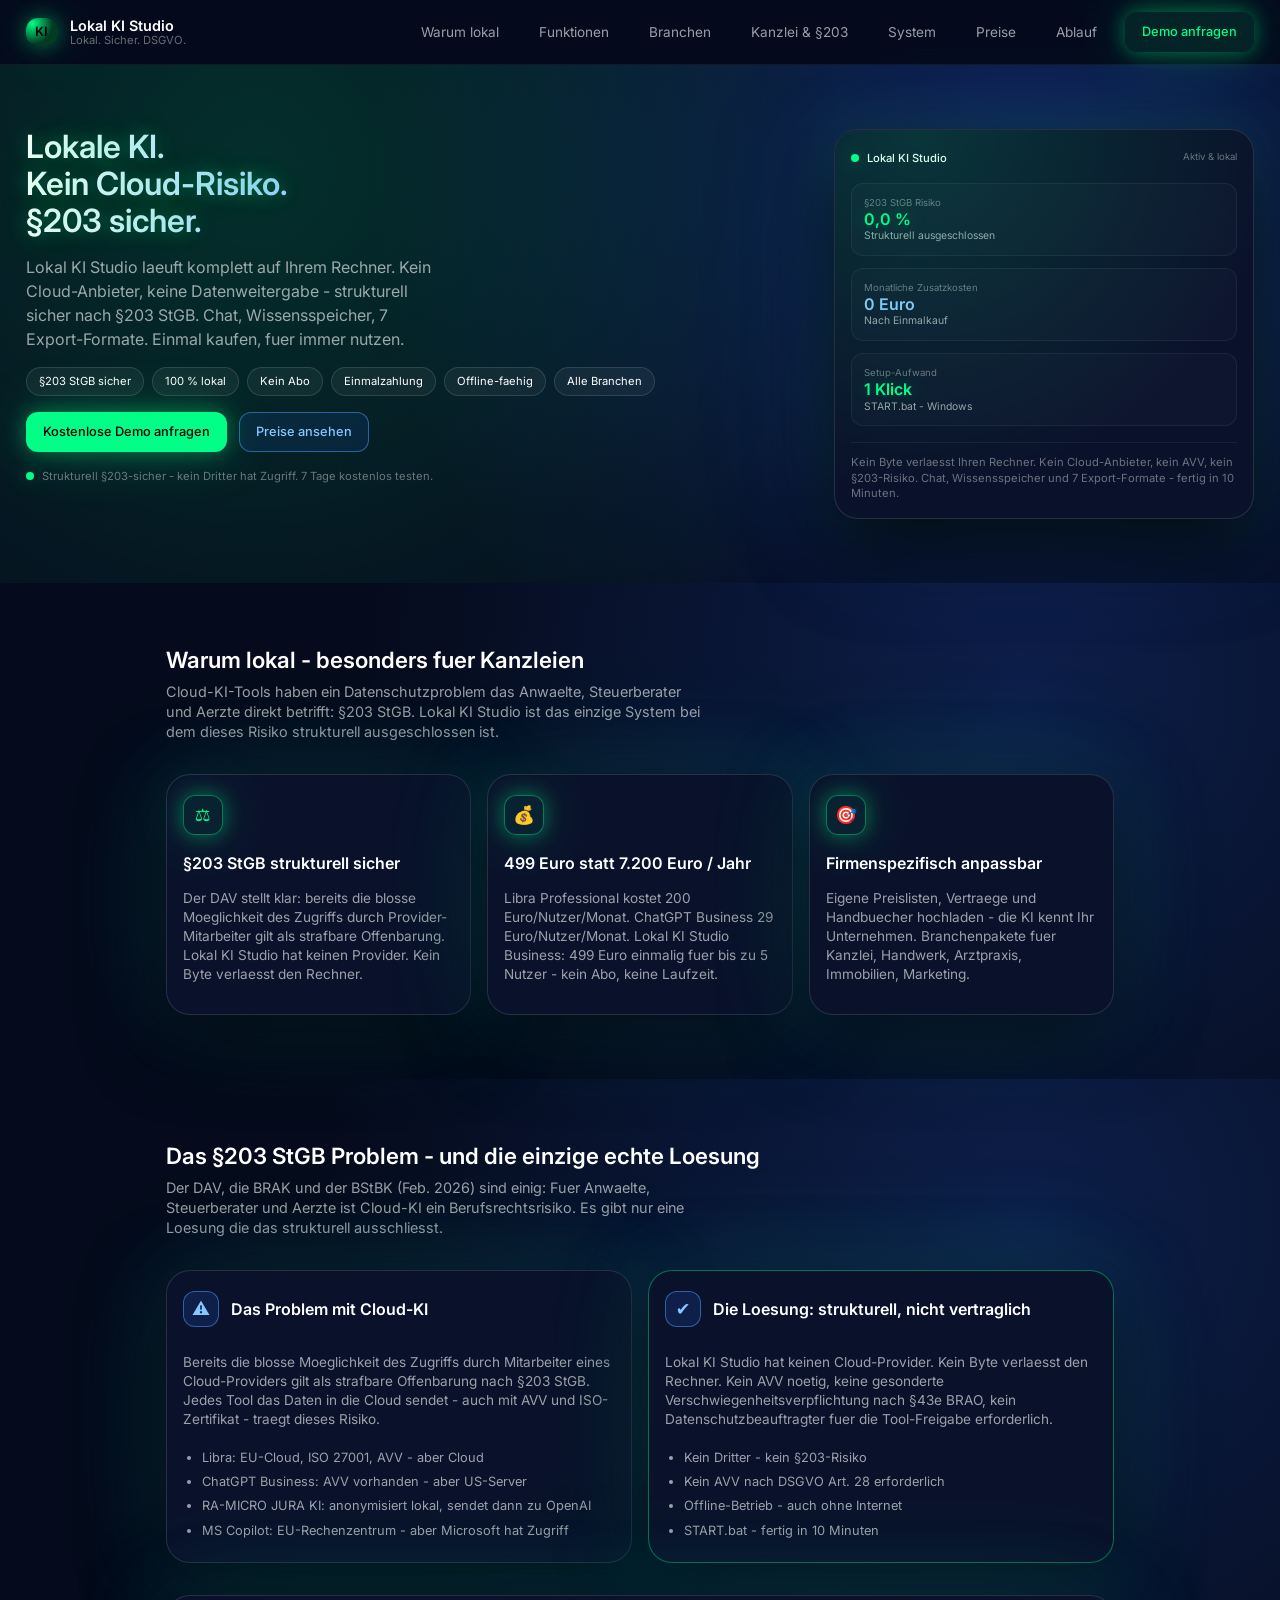
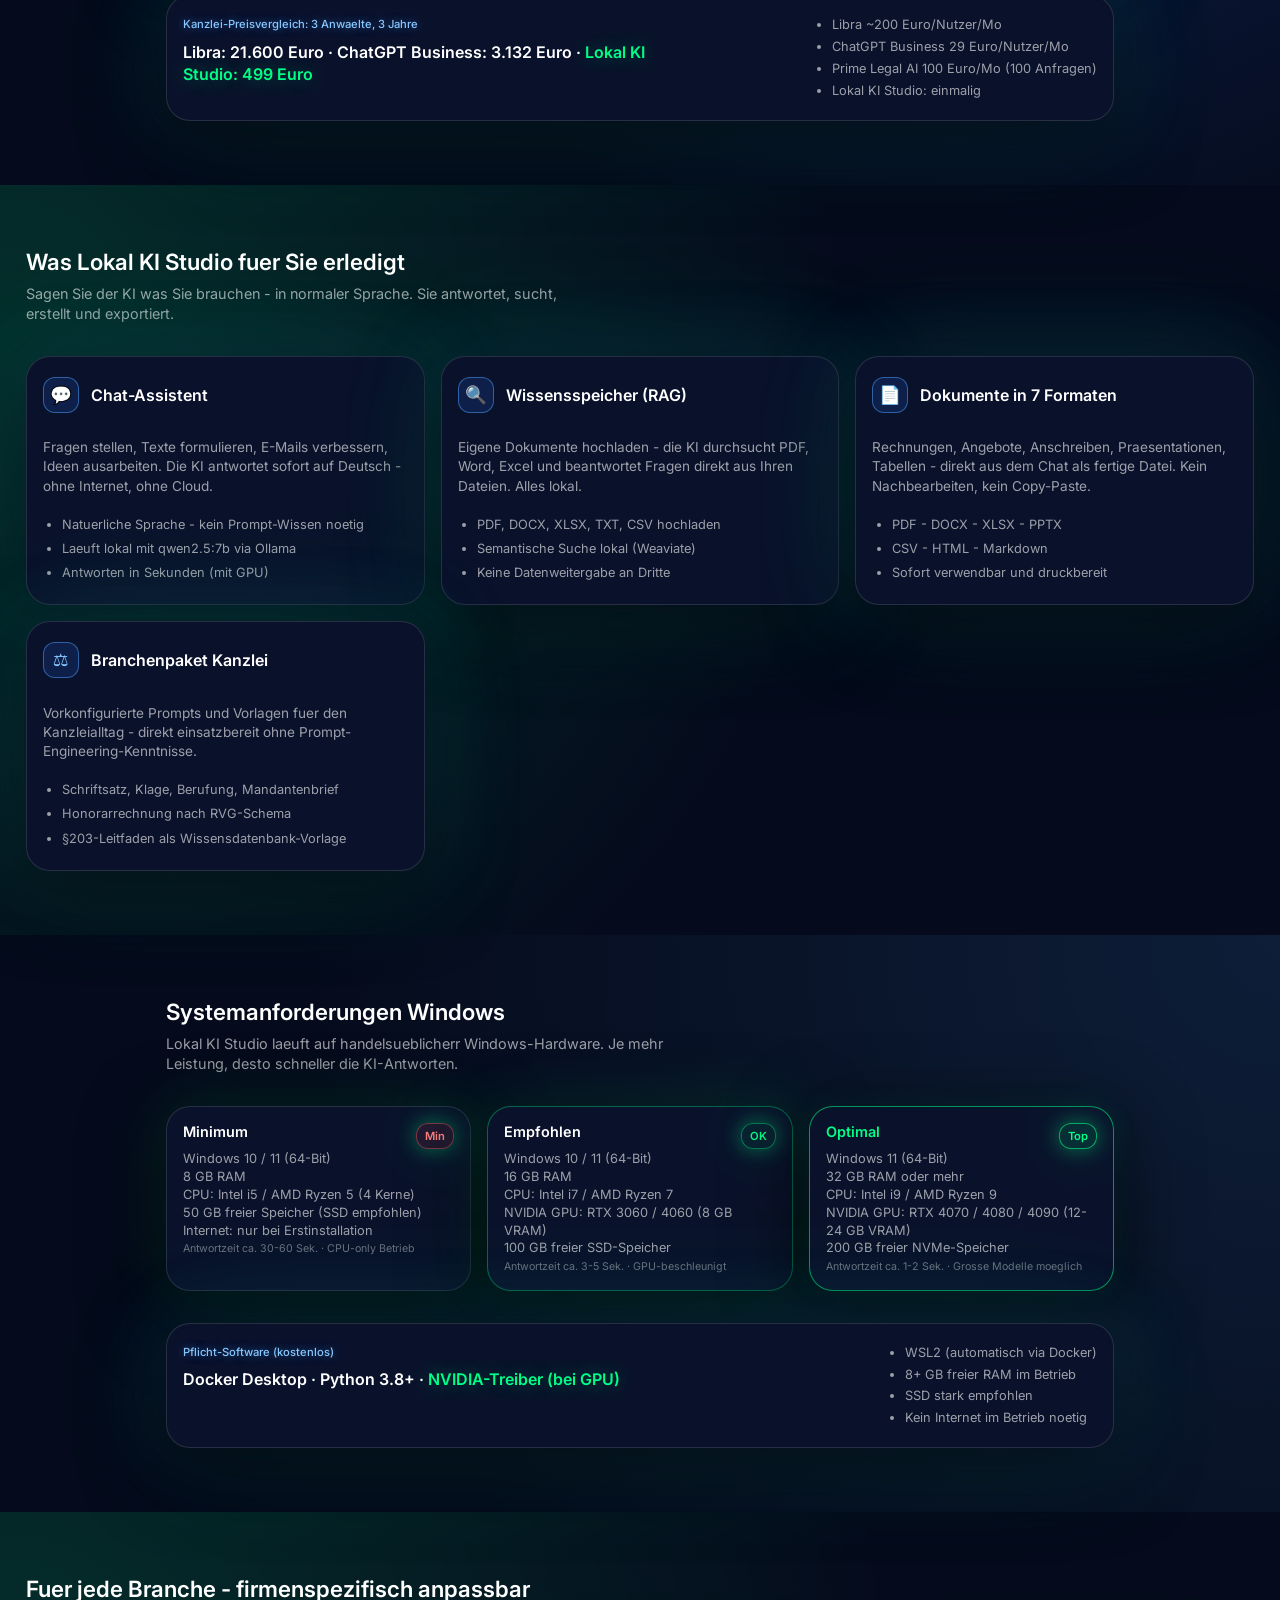
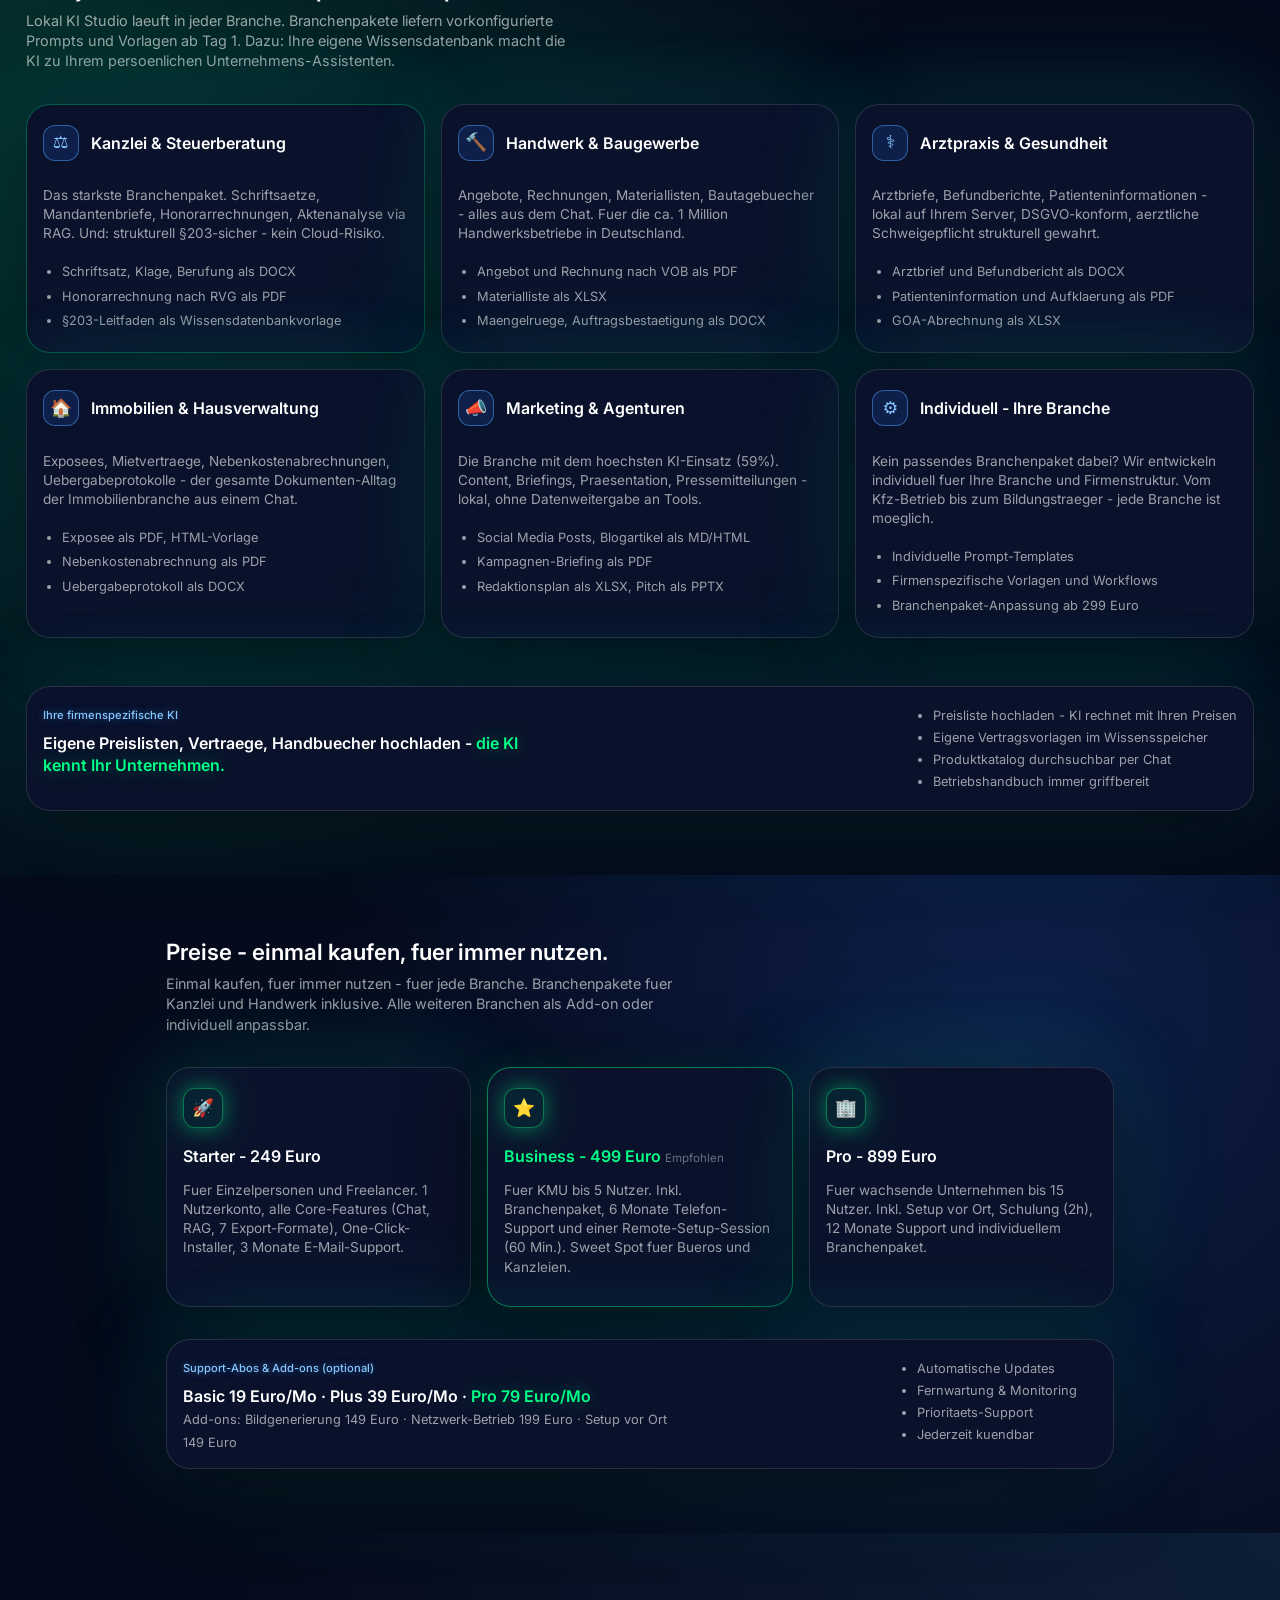
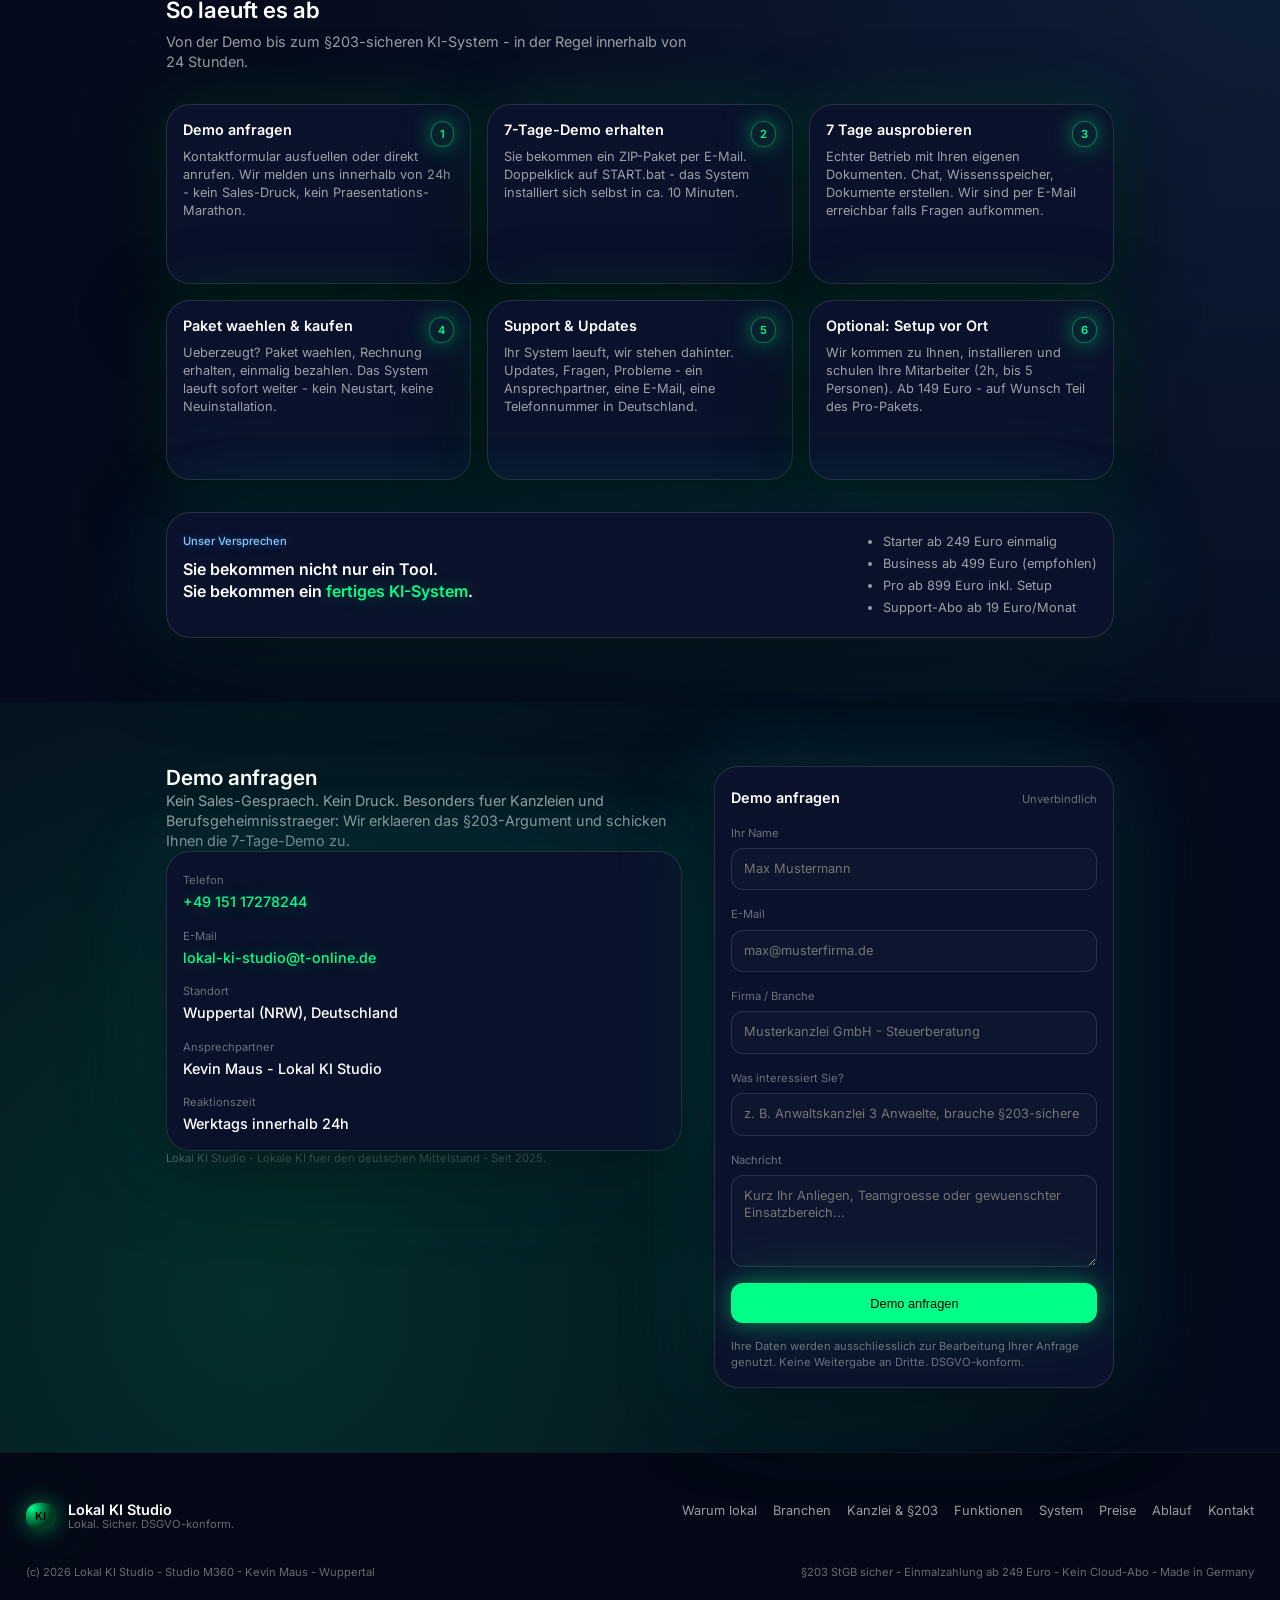
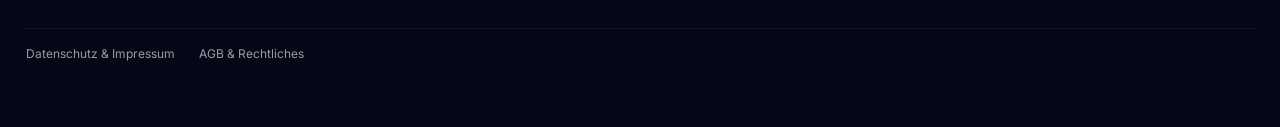
<file: index.html>
<!DOCTYPE html>
<html lang="de">
<head>
  <meta charset="UTF-8" />
  <meta name="viewport" content="width=device-width,initial-scale=1.0" />
  <meta name="description" content="Lokal KI Studio - Lokale KI fuer Kanzleien und KMU. Strukturell sicher nach paragraph 203 StGB. Chat, Wissensspeicher, 7 Exportformate. Einmalzahlung ab 249 Euro - kein Cloud-Abo." />
  <title>Lokal KI Studio - Ihr eigenes ChatGPT - lokal &amp; sicher.</title>
  <link rel="preconnect" href="https://fonts.gstatic.com" crossorigin />
  <link href="https://fonts.googleapis.com/css2?family=Inter:wght@400;500;600&display=swap" rel="stylesheet" />
  <link rel="stylesheet" href="styles.css" />
</head>
<body>

  <!-- Mobile nav overlay -->
  <div class="nav-overlay" id="mobileMenu">
    <button class="nav-overlay-close" id="mobileClose">&#x2715;</button>
    <nav class="nav-overlay-links">
      <a href="#home"     class="nav-overlay-link">Home</a>
      <a href="#why"      class="nav-overlay-link">Warum lokal</a>
      <a href="#features" class="nav-overlay-link">Funktionen</a>
      <a href="#branchen" class="nav-overlay-link">Branchen</a>
      <a href="#kanzlei" class="nav-overlay-link">Kanzlei &amp; §203</a>
      <a href="#system"   class="nav-overlay-link">System</a>
      <a href="#pricing"  class="nav-overlay-link">Preise</a>
      <a href="#workflow" class="nav-overlay-link">Ablauf</a>
      <a href="#contact"  class="nav-overlay-cta">Demo anfragen</a>
    </nav>
  </div>

  <!-- Header -->
  <header class="site-header">
    <div class="layout-row header-inner">
      <div class="brand">
        <div class="brand-mark">KI</div>
        <div class="brand-text">
          <div class="brand-line1">Lokal KI Studio</div>
          <div class="brand-line2">Lokal. Sicher. DSGVO.</div>
        </div>
      </div>
      <nav class="main-nav">
        <a href="#why"      class="nav-link">Warum lokal</a>
        <a href="#features" class="nav-link">Funktionen</a>
        <a href="#branchen" class="nav-link">Branchen</a>
        <a href="#kanzlei" class="nav-link">Kanzlei &amp; §203</a>
        <a href="#system"   class="nav-link">System</a>
        <a href="#pricing"  class="nav-link">Preise</a>
        <a href="#workflow" class="nav-link">Ablauf</a>
        <a href="#contact"  class="btn btn-ghost">Demo anfragen</a>
      </nav>
      <button class="burger" id="burgerBtn" aria-label="Navigation oeffnen">
        <span></span><span></span><span></span>
      </button>
    </div>
  </header>

  <main>

    <!-- HERO -->
    <section class="section hero" id="home">
      <div class="layout-col hero-inner">
        <div class="hero-copy">
          <h1 class="headline-xl gradient-text">
            Lokale KI.<br />
            Kein Cloud-Risiko.<br />
            &sect;203 sicher.
          </h1>
          <p class="lead">
            Lokal KI Studio laeuft komplett auf Ihrem Rechner.
            Kein Cloud-Anbieter, keine Datenweitergabe - strukturell sicher
            nach &sect;203 StGB. Chat, Wissensspeicher, 7 Export-Formate.
            Einmal kaufen, fuer immer nutzen.
          </p>
          <div class="hero-highlights">
            <div class="pill">&sect;203 StGB sicher</div>
            <div class="pill">100 % lokal</div>
            <div class="pill">Kein Abo</div>
            <div class="pill">Einmalzahlung</div>
            <div class="pill">Offline-faehig</div>
            <div class="pill">Alle Branchen</div>
          </div>
          <div class="hero-cta-row">
            <a href="#contact" class="btn btn-primary">Kostenlose Demo anfragen</a>
            <a href="#pricing" class="btn btn-outline">Preise ansehen</a>
          </div>
          <div class="trust-note">
            <span class="dot dot-green"></span>
            Strukturell &sect;203-sicher - kein Dritter hat Zugriff. 7 Tage kostenlos testen.
          </div>
        </div>

        <div class="hero-card">
          <div class="hero-card-inner">
            <div class="hero-card-top">
              <div class="status">
                <span class="status-dot"></span> Lokal KI Studio
              </div>
              <div class="status-hint">Aktiv &amp; lokal</div>
            </div>
            <div class="hero-metrics">
              <div class="metric-box">
                <div class="metric-label">&sect;203 StGB Risiko</div>
                <div class="metric-value green">0,0 %</div>
                <div class="metric-desc">Strukturell ausgeschlossen</div>
              </div>
              <div class="metric-box">
                <div class="metric-label">Monatliche Zusatzkosten</div>
                <div class="metric-value blue">0 Euro</div>
                <div class="metric-desc">Nach Einmalkauf</div>
              </div>
              <div class="metric-box">
                <div class="metric-label">Setup-Aufwand</div>
                <div class="metric-value neon">1 Klick</div>
                <div class="metric-desc">START.bat - Windows</div>
              </div>
            </div>
            <div class="hero-footnote">
              Kein Byte verlaesst Ihren Rechner. Kein Cloud-Anbieter, kein AVV, kein &sect;203-Risiko. Chat, Wissensspeicher und 7 Export-Formate - fertig in 10 Minuten.
            </div>
          </div>
        </div>
      </div>
    </section>

    <!-- WHY -->
    <section class="section why" id="why">
      <div class="layout-col tight">
        <div class="section-head">
          <h2 class="headline-l">Warum lokal - besonders fuer Kanzleien</h2>
          <p class="section-desc">
            Cloud-KI-Tools haben ein Datenschutzproblem das Anwaelte, Steuerberater und Aerzte direkt betrifft:
            &sect;203 StGB. Lokal KI Studio ist das einzige System bei dem dieses Risiko strukturell ausgeschlossen ist.
          </p>
        </div>
        <div class="grid-3">
          <div class="card feature-card">
            <div class="icon-circle"><span>&#x2696;</span></div>
            <h3 class="feature-title">&sect;203 StGB strukturell sicher</h3>
            <p class="feature-text">
              Der DAV stellt klar: bereits die blosse Moeglichkeit des Zugriffs durch Provider-Mitarbeiter
              gilt als strafbare Offenbarung. Lokal KI Studio hat keinen Provider. Kein Byte verlaesst den Rechner.
            </p>
          </div>
          <div class="card feature-card">
            <div class="icon-circle"><span>&#x1F4B0;</span></div>
            <h3 class="feature-title">499 Euro statt 7.200 Euro / Jahr</h3>
            <p class="feature-text">
              Libra Professional kostet 200 Euro/Nutzer/Monat. ChatGPT Business 29 Euro/Nutzer/Monat.
              Lokal KI Studio Business: 499 Euro einmalig fuer bis zu 5 Nutzer - kein Abo, keine Laufzeit.
            </p>
          </div>
          <div class="card feature-card">
            <div class="icon-circle"><span>&#x1F3AF;</span></div>
            <h3 class="feature-title">Firmenspezifisch anpassbar</h3>
            <p class="feature-text">
              Eigene Preislisten, Vertraege und Handbuecher hochladen - die KI kennt Ihr Unternehmen.
              Branchenpakete fuer Kanzlei, Handwerk, Arztpraxis, Immobilien, Marketing.
            </p>
          </div>
        </div>
      </div>
    </section>


    <!-- KANZLEI §203 -->
    <section class="section why" id="kanzlei">
      <div class="layout-col tight">
        <div class="section-head">
          <h2 class="headline-l">Das &sect;203 StGB Problem - und die einzige echte Loesung</h2>
          <p class="section-desc">
            Der DAV, die BRAK und der BStBK (Feb. 2026) sind einig: Fuer Anwaelte, Steuerberater und Aerzte
            ist Cloud-KI ein Berufsrechtsrisiko. Es gibt nur eine Loesung die das strukturell ausschliesst.
          </p>
        </div>

        <div class="solutions-grid">
          <div class="solution-block card">
            <div class="solution-head">
              <div class="solution-icon">&#x26A0;</div>
              <div class="solution-title">Das Problem mit Cloud-KI</div>
            </div>
            <p class="solution-text">
              Bereits die blosse Moeglichkeit des Zugriffs durch Mitarbeiter eines Cloud-Providers
              gilt als strafbare Offenbarung nach &sect;203 StGB. Jedes Tool das Daten in die Cloud sendet
              - auch mit AVV und ISO-Zertifikat - traegt dieses Risiko.
            </p>
            <ul class="bullet-list">
              <li>Libra: EU-Cloud, ISO 27001, AVV - aber Cloud</li>
              <li>ChatGPT Business: AVV vorhanden - aber US-Server</li>
              <li>RA-MICRO JURA KI: anonymisiert lokal, sendet dann zu OpenAI</li>
              <li>MS Copilot: EU-Rechenzentrum - aber Microsoft hat Zugriff</li>
            </ul>
          </div>

          <div class="solution-block card" style="border-color: rgba(0,255,135,0.4);">
            <div class="solution-head">
              <div class="solution-icon">&#x2714;</div>
              <div class="solution-title">Die Loesung: strukturell, nicht vertraglich</div>
            </div>
            <p class="solution-text">
              Lokal KI Studio hat keinen Cloud-Provider. Kein Byte verlaesst den Rechner.
              Kein AVV noetig, keine gesonderte Verschwiegenheitsverpflichtung nach &sect;43e BRAO,
              kein Datenschutzbeauftragter fuer die Tool-Freigabe erforderlich.
            </p>
            <ul class="bullet-list">
              <li>Kein Dritter - kein &sect;203-Risiko</li>
              <li>Kein AVV nach DSGVO Art. 28 erforderlich</li>
              <li>Offline-Betrieb - auch ohne Internet</li>
              <li>START.bat - fertig in 10 Minuten</li>
            </ul>
          </div>
        </div>

        <div class="workflow-bottom-card card">
          <div class="wbc-left">
            <div class="wbc-eyebrow">Kanzlei-Preisvergleich: 3 Anwaelte, 3 Jahre</div>
            <div class="wbc-headline">
              Libra: 21.600 Euro &middot; ChatGPT Business: 3.132 Euro &middot;
              <span class="txt-neon">Lokal KI Studio: 499 Euro</span>
            </div>
          </div>
          <div class="wbc-right">
            <ul class="bullet-list tight">
              <li>Libra ~200 Euro/Nutzer/Mo</li>
              <li>ChatGPT Business 29 Euro/Nutzer/Mo</li>
              <li>Prime Legal AI 100 Euro/Mo (100 Anfragen)</li>
              <li>Lokal KI Studio: einmalig</li>
            </ul>
          </div>
        </div>
      </div>
    </section>

    <!-- FEATURES -->
    <section class="section solutions" id="features">
      <div class="layout-col">
        <div class="section-head">
          <h2 class="headline-l">Was Lokal KI Studio fuer Sie erledigt</h2>
          <p class="section-desc">
            Sagen Sie der KI was Sie brauchen - in normaler Sprache.
            Sie antwortet, sucht, erstellt und exportiert.
          </p>
        </div>
        <div class="solutions-grid">
          <div class="solution-block card">
            <div class="solution-head">
              <div class="solution-icon">&#x1F4AC;</div>
              <div class="solution-title">Chat-Assistent</div>
            </div>
            <p class="solution-text">
              Fragen stellen, Texte formulieren, E-Mails verbessern, Ideen ausarbeiten.
              Die KI antwortet sofort auf Deutsch - ohne Internet, ohne Cloud.
            </p>
            <ul class="bullet-list">
              <li>Natuerliche Sprache - kein Prompt-Wissen noetig</li>
              <li>Laeuft lokal mit qwen2.5:7b via Ollama</li>
              <li>Antworten in Sekunden (mit GPU)</li>
            </ul>
          </div>
          <div class="solution-block card">
            <div class="solution-head">
              <div class="solution-icon">&#x1F50D;</div>
              <div class="solution-title">Wissensspeicher (RAG)</div>
            </div>
            <p class="solution-text">
              Eigene Dokumente hochladen - die KI durchsucht PDF, Word, Excel und
              beantwortet Fragen direkt aus Ihren Dateien. Alles lokal.
            </p>
            <ul class="bullet-list">
              <li>PDF, DOCX, XLSX, TXT, CSV hochladen</li>
              <li>Semantische Suche lokal (Weaviate)</li>
              <li>Keine Datenweitergabe an Dritte</li>
            </ul>
          </div>
          <div class="solution-block card">
            <div class="solution-head">
              <div class="solution-icon">&#x1F4C4;</div>
              <div class="solution-title">Dokumente in 7 Formaten</div>
            </div>
            <p class="solution-text">
              Rechnungen, Angebote, Anschreiben, Praesentationen, Tabellen - direkt aus dem Chat
              als fertige Datei. Kein Nachbearbeiten, kein Copy-Paste.
            </p>
            <ul class="bullet-list">
              <li>PDF - DOCX - XLSX - PPTX</li>
              <li>CSV - HTML - Markdown</li>
              <li>Sofort verwendbar und druckbereit</li>
            </ul>
          </div>
          <div class="solution-block card">
            <div class="solution-head">
              <div class="solution-icon">&#x2696;</div>
              <div class="solution-title">Branchenpaket Kanzlei</div>
            </div>
            <p class="solution-text">
              Vorkonfigurierte Prompts und Vorlagen fuer den Kanzleialltag - direkt einsatzbereit
              ohne Prompt-Engineering-Kenntnisse.
            </p>
            <ul class="bullet-list">
              <li>Schriftsatz, Klage, Berufung, Mandantenbrief</li>
              <li>Honorarrechnung nach RVG-Schema</li>
              <li>&sect;203-Leitfaden als Wissensdatenbank-Vorlage</li>
            </ul>
          </div>
        </div>
      </div>
    </section>


    <!-- SYSTEMANFORDERUNGEN -->
    <section class="section workflow" id="system">
      <div class="layout-col tight">
        <div class="section-head">
          <h2 class="headline-l">Systemanforderungen Windows</h2>
          <p class="section-desc">
            Lokal KI Studio laeuft auf handelsueblicherr Windows-Hardware.
            Je mehr Leistung, desto schneller die KI-Antworten.
          </p>
        </div>

        <div class="timeline">

          <div class="tl-step">
            <div class="tl-marker" style="background:rgba(255,100,100,.1);border-color:rgba(255,100,100,.4);color:#ff8080;">Min</div>
            <div class="tl-title">Minimum</div>
            <div class="tl-text">
              Windows 10 / 11 (64-Bit)<br/>
              8 GB RAM<br/>
              CPU: Intel i5 / AMD Ryzen 5 (4 Kerne)<br/>
              50 GB freier Speicher (SSD empfohlen)<br/>
              Internet: nur bei Erstinstallation<br/>
              <small style="color:var(--txt-muted);">Antwortzeit ca. 30-60 Sek. &middot; CPU-only Betrieb</small>
            </div>
          </div>

          <div class="tl-step" style="border-color:rgba(0,255,135,0.35);">
            <div class="tl-marker">OK</div>
            <div class="tl-title">Empfohlen</div>
            <div class="tl-text">
              Windows 10 / 11 (64-Bit)<br/>
              16 GB RAM<br/>
              CPU: Intel i7 / AMD Ryzen 7<br/>
              NVIDIA GPU: RTX 3060 / 4060 (8 GB VRAM)<br/>
              100 GB freier SSD-Speicher<br/>
              <small style="color:var(--txt-muted);">Antwortzeit ca. 3-5 Sek. &middot; GPU-beschleunigt</small>
            </div>
          </div>

          <div class="tl-step" style="border-color:rgba(0,255,135,0.55);box-shadow:0 0 30px rgba(0,255,135,0.07),0 20px 80px rgba(0,0,0,.7);">
            <div class="tl-marker" style="background:rgba(0,255,135,.12);border-color:rgba(0,255,135,.6);">Top</div>
            <div class="tl-title" style="color:var(--neon-500);">Optimal</div>
            <div class="tl-text">
              Windows 11 (64-Bit)<br/>
              32 GB RAM oder mehr<br/>
              CPU: Intel i9 / AMD Ryzen 9<br/>
              NVIDIA GPU: RTX 4070 / 4080 / 4090 (12-24 GB VRAM)<br/>
              200 GB freier NVMe-Speicher<br/>
              <small style="color:var(--txt-muted);">Antwortzeit ca. 1-2 Sek. &middot; Grosse Modelle moeglich</small>
            </div>
          </div>

        </div>

        <div class="workflow-bottom-card card">
          <div class="wbc-left">
            <div class="wbc-eyebrow">Pflicht-Software (kostenlos)</div>
            <div class="wbc-headline">
              Docker Desktop &middot; Python 3.8+ &middot; <span class="txt-neon">NVIDIA-Treiber (bei GPU)</span>
            </div>
          </div>
          <div class="wbc-right">
            <ul class="bullet-list tight">
              <li>WSL2 (automatisch via Docker)</li>
              <li>8+ GB freier RAM im Betrieb</li>
              <li>SSD stark empfohlen</li>
              <li>Kein Internet im Betrieb noetig</li>
            </ul>
          </div>
        </div>

      </div>
    </section>


    <!-- BRANCHEN -->
    <section class="section solutions" id="branchen">
      <div class="layout-col">
        <div class="section-head">
          <h2 class="headline-l">Fuer jede Branche - firmenspezifisch anpassbar</h2>
          <p class="section-desc">
            Lokal KI Studio laeuft in jeder Branche. Branchenpakete liefern vorkonfigurierte
            Prompts und Vorlagen ab Tag 1. Dazu: Ihre eigene Wissensdatenbank macht die KI
            zu Ihrem persoenlichen Unternehmens-Assistenten.
          </p>
        </div>

        <div class="solutions-grid">

          <div class="solution-block card" style="border-color:rgba(0,255,135,0.3);">
            <div class="solution-head">
              <div class="solution-icon">&#x2696;</div>
              <div class="solution-title">Kanzlei &amp; Steuerberatung</div>
            </div>
            <p class="solution-text">
              Das starkste Branchenpaket. Schriftsaetze, Mandantenbriefe, Honorarrechnungen,
              Aktenanalyse via RAG. Und: strukturell &sect;203-sicher - kein Cloud-Risiko.
            </p>
            <ul class="bullet-list">
              <li>Schriftsatz, Klage, Berufung als DOCX</li>
              <li>Honorarrechnung nach RVG als PDF</li>
              <li>&sect;203-Leitfaden als Wissensdatenbankvorlage</li>
            </ul>
          </div>

          <div class="solution-block card">
            <div class="solution-head">
              <div class="solution-icon">&#x1F528;</div>
              <div class="solution-title">Handwerk &amp; Baugewerbe</div>
            </div>
            <p class="solution-text">
              Angebote, Rechnungen, Materiallisten, Bautagebuecher - alles aus dem Chat.
              Fuer die ca. 1 Million Handwerksbetriebe in Deutschland.
            </p>
            <ul class="bullet-list">
              <li>Angebot und Rechnung nach VOB als PDF</li>
              <li>Materialliste als XLSX</li>
              <li>Maengelruege, Auftragsbestaetigung als DOCX</li>
            </ul>
          </div>

          <div class="solution-block card">
            <div class="solution-head">
              <div class="solution-icon">&#x2695;</div>
              <div class="solution-title">Arztpraxis &amp; Gesundheit</div>
            </div>
            <p class="solution-text">
              Arztbriefe, Befundberichte, Patienteninformationen - lokal auf Ihrem Server,
              DSGVO-konform, aerztliche Schweigepflicht strukturell gewahrt.
            </p>
            <ul class="bullet-list">
              <li>Arztbrief und Befundbericht als DOCX</li>
              <li>Patienteninformation und Aufklaerung als PDF</li>
              <li>GOA-Abrechnung als XLSX</li>
            </ul>
          </div>

          <div class="solution-block card">
            <div class="solution-head">
              <div class="solution-icon">&#x1F3E0;</div>
              <div class="solution-title">Immobilien &amp; Hausverwaltung</div>
            </div>
            <p class="solution-text">
              Exposees, Mietvertraege, Nebenkostenabrechnungen, Uebergabeprotokolle -
              der gesamte Dokumenten-Alltag der Immobilienbranche aus einem Chat.
            </p>
            <ul class="bullet-list">
              <li>Exposee als PDF, HTML-Vorlage</li>
              <li>Nebenkostenabrechnung als PDF</li>
              <li>Uebergabeprotokoll als DOCX</li>
            </ul>
          </div>

          <div class="solution-block card">
            <div class="solution-head">
              <div class="solution-icon">&#x1F4E3;</div>
              <div class="solution-title">Marketing &amp; Agenturen</div>
            </div>
            <p class="solution-text">
              Die Branche mit dem hoechsten KI-Einsatz (59%). Content, Briefings,
              Praesentation, Pressemitteilungen - lokal, ohne Datenweitergabe an Tools.
            </p>
            <ul class="bullet-list">
              <li>Social Media Posts, Blogartikel als MD/HTML</li>
              <li>Kampagnen-Briefing als PDF</li>
              <li>Redaktionsplan als XLSX, Pitch als PPTX</li>
            </ul>
          </div>

          <div class="solution-block card">
            <div class="solution-head">
              <div class="solution-icon">&#x2699;</div>
              <div class="solution-title">Individuell - Ihre Branche</div>
            </div>
            <p class="solution-text">
              Kein passendes Branchenpaket dabei? Wir entwickeln individuell fuer Ihre Branche
              und Firmenstruktur. Vom Kfz-Betrieb bis zum Bildungstraeger - jede Branche ist moeglich.
            </p>
            <ul class="bullet-list">
              <li>Individuelle Prompt-Templates</li>
              <li>Firmenspezifische Vorlagen und Workflows</li>
              <li>Branchenpaket-Anpassung ab 299 Euro</li>
            </ul>
          </div>

        </div>

        <!-- Firmenspezifisch Box -->
        <div class="workflow-bottom-card card" style="margin-top:1rem;">
          <div class="wbc-left">
            <div class="wbc-eyebrow">Ihre firmenspezifische KI</div>
            <div class="wbc-headline">
              Eigene Preislisten, Vertraege, Handbuecher hochladen -
              <span class="txt-neon">die KI kennt Ihr Unternehmen.</span>
            </div>
          </div>
          <div class="wbc-right">
            <ul class="bullet-list tight">
              <li>Preisliste hochladen - KI rechnet mit Ihren Preisen</li>
              <li>Eigene Vertragsvorlagen im Wissensspeicher</li>
              <li>Produktkatalog durchsuchbar per Chat</li>
              <li>Betriebshandbuch immer griffbereit</li>
            </ul>
          </div>
        </div>

      </div>
    </section>

    <!-- PRICING -->
    <section class="section why" id="pricing">
      <div class="layout-col tight">
        <div class="section-head">
          <h2 class="headline-l">Preise - einmal kaufen, fuer immer nutzen.</h2>
          <p class="section-desc">
            Einmal kaufen, fuer immer nutzen - fuer jede Branche. Branchenpakete fuer Kanzlei und Handwerk
            inklusive. Alle weiteren Branchen als Add-on oder individuell anpassbar.
          </p>
        </div>
        <div class="grid-3">
          <div class="card feature-card">
            <div class="icon-circle"><span>&#x1F680;</span></div>
            <h3 class="feature-title">Starter - 249 Euro</h3>
            <p class="feature-text">
              Fuer Einzelpersonen und Freelancer. 1 Nutzerkonto, alle Core-Features
              (Chat, RAG, 7 Export-Formate), One-Click-Installer, 3 Monate E-Mail-Support.
            </p>
          </div>
          <div class="card feature-card" style="border-color:rgba(0,255,135,0.45);box-shadow:0 0 40px rgba(0,255,135,0.08),0 20px 80px rgba(0,0,0,.7);">
            <div class="icon-circle"><span>&#x2B50;</span></div>
            <h3 class="feature-title" style="color:var(--neon-500);">Business - 499 Euro <small style="font-size:.72rem;color:var(--txt-muted);font-weight:400;">Empfohlen</small></h3>
            <p class="feature-text">
              Fuer KMU bis 5 Nutzer. Inkl. Branchenpaket, 6 Monate Telefon-Support
              und einer Remote-Setup-Session (60 Min.). Sweet Spot fuer Bueros und Kanzleien.
            </p>
          </div>
          <div class="card feature-card">
            <div class="icon-circle"><span>&#x1F3E2;</span></div>
            <h3 class="feature-title">Pro - 899 Euro</h3>
            <p class="feature-text">
              Fuer wachsende Unternehmen bis 15 Nutzer. Inkl. Setup vor Ort,
              Schulung (2h), 12 Monate Support und individuellem Branchenpaket.
            </p>
          </div>
        </div>
        <div class="workflow-bottom-card card">
          <div class="wbc-left">
            <div class="wbc-eyebrow">Support-Abos &amp; Add-ons (optional)</div>
            <div class="wbc-headline">
              Basic 19 Euro/Mo &middot; Plus 39 Euro/Mo &middot; <span class="txt-neon">Pro 79 Euro/Mo</span><br/>
              <small style="font-size:.8rem;color:var(--txt-dim);font-weight:400;">
                Add-ons: Bildgenerierung 149 Euro &middot; Netzwerk-Betrieb 199 Euro &middot; Setup vor Ort 149 Euro
              </small>
            </div>
          </div>
          <div class="wbc-right">
            <ul class="bullet-list tight">
              <li>Automatische Updates</li>
              <li>Fernwartung &amp; Monitoring</li>
              <li>Prioritaets-Support</li>
              <li>Jederzeit kuendbar</li>
            </ul>
          </div>
        </div>
      </div>
    </section>

    <!-- WORKFLOW -->
    <section class="section workflow" id="workflow">
      <div class="layout-col tight">
        <div class="section-head">
          <h2 class="headline-l">So laeuft es ab</h2>
          <p class="section-desc">
            Von der Demo bis zum &sect;203-sicheren KI-System - in der Regel innerhalb von 24 Stunden.
          </p>
        </div>
        <div class="timeline">
          <div class="tl-step">
            <div class="tl-marker">1</div>
            <div class="tl-title">Demo anfragen</div>
            <div class="tl-text">
              Kontaktformular ausfuellen oder direkt anrufen.
              Wir melden uns innerhalb von 24h - kein Sales-Druck, kein Praesentations-Marathon.
            </div>
          </div>
          <div class="tl-step">
            <div class="tl-marker">2</div>
            <div class="tl-title">7-Tage-Demo erhalten</div>
            <div class="tl-text">
              Sie bekommen ein ZIP-Paket per E-Mail. Doppelklick auf START.bat -
              das System installiert sich selbst in ca. 10 Minuten.
            </div>
          </div>
          <div class="tl-step">
            <div class="tl-marker">3</div>
            <div class="tl-title">7 Tage ausprobieren</div>
            <div class="tl-text">
              Echter Betrieb mit Ihren eigenen Dokumenten. Chat, Wissensspeicher,
              Dokumente erstellen. Wir sind per E-Mail erreichbar falls Fragen aufkommen.
            </div>
          </div>
          <div class="tl-step">
            <div class="tl-marker">4</div>
            <div class="tl-title">Paket waehlen &amp; kaufen</div>
            <div class="tl-text">
              Ueberzeugt? Paket waehlen, Rechnung erhalten, einmalig bezahlen.
              Das System laeuft sofort weiter - kein Neustart, keine Neuinstallation.
            </div>
          </div>
          <div class="tl-step">
            <div class="tl-marker">5</div>
            <div class="tl-title">Support &amp; Updates</div>
            <div class="tl-text">
              Ihr System laeuft, wir stehen dahinter. Updates, Fragen, Probleme -
              ein Ansprechpartner, eine E-Mail, eine Telefonnummer in Deutschland.
            </div>
          </div>
          <div class="tl-step">
            <div class="tl-marker">6</div>
            <div class="tl-title">Optional: Setup vor Ort</div>
            <div class="tl-text">
              Wir kommen zu Ihnen, installieren und schulen Ihre Mitarbeiter
              (2h, bis 5 Personen). Ab 149 Euro - auf Wunsch Teil des Pro-Pakets.
            </div>
          </div>
        </div>
        <div class="workflow-bottom-card card">
          <div class="wbc-left">
            <div class="wbc-eyebrow">Unser Versprechen</div>
            <div class="wbc-headline">
              Sie bekommen nicht nur ein Tool.<br />
              Sie bekommen ein <span class="txt-neon">fertiges KI-System</span>.
            </div>
          </div>
          <div class="wbc-right">
            <ul class="bullet-list tight">
              <li>Starter ab 249 Euro einmalig</li>
              <li>Business ab 499 Euro (empfohlen)</li>
              <li>Pro ab 899 Euro inkl. Setup</li>
              <li>Support-Abo ab 19 Euro/Monat</li>
            </ul>
          </div>
        </div>
      </div>
    </section>

    <!-- CONTACT -->
    <section class="section contact" id="contact">
      <div class="layout-col tight contact-inner">
        <div class="contact-left">
          <h2 class="headline-l">Demo anfragen</h2>
          <p class="section-desc">
            Kein Sales-Gespraech. Kein Druck. Besonders fuer Kanzleien und Berufsgeheimnisstraeger:
            Wir erklaeren das &sect;203-Argument und schicken Ihnen die 7-Tage-Demo zu.
          </p>
          <div class="contact-box card">
            <div class="contact-line">
              <div class="cl-label">Telefon</div>
              <div class="cl-value">
                <a href="tel:+4915117278244" class="cl-link">+49 151 17278244</a>
              </div>
            </div>
            <div class="contact-line">
              <div class="cl-label">E-Mail</div>
              <div class="cl-value">
                <a href="mailto:lokal-ki-studio@t-online.de" class="cl-link">lokal-ki-studio@t-online.de</a>
              </div>
            </div>
            <div class="contact-line">
              <div class="cl-label">Standort</div>
              <div class="cl-value">Wuppertal (NRW), Deutschland</div>
            </div>
            <div class="contact-line">
              <div class="cl-label">Ansprechpartner</div>
              <div class="cl-value">Kevin Maus - Lokal KI Studio</div>
            </div>
            <div class="contact-line">
              <div class="cl-label">Reaktionszeit</div>
              <div class="cl-value">Werktags innerhalb 24h</div>
            </div>
          </div>
          <div class="microcopy">
            Lokal KI Studio - Lokale KI fuer den deutschen Mittelstand - Seit 2025.
          </div>
        </div>

        <form class="contact-form card" id="demo-form">
          <input type="hidden" name="access_key" value="b1e2fc18-c6be-47ec-8adf-469e4453977b" />
          <input type="hidden" name="subject" value="Neue Demo-Anfrage - Lokal KI Studio" />
          <input type="hidden" name="from_name" value="Lokal KI Studio Website" />
          <input type="checkbox" name="botcheck" style="display:none" tabindex="-1" autocomplete="off" />
          <div class="cf-head">
            <div class="cf-title">Demo anfragen</div>
            <div class="cf-hint">Unverbindlich</div>
          </div>
          <label class="cf-field">
            <span class="cf-label">Ihr Name</span>
            <input class="cf-input" type="text" id="cfName" name="name" placeholder="Max Mustermann" required />
          </label>
          <label class="cf-field">
            <span class="cf-label">E-Mail</span>
            <input class="cf-input" type="email" id="cfEmail" name="email" placeholder="max@musterfirma.de" required />
          </label>
          <label class="cf-field">
            <span class="cf-label">Firma / Branche</span>
            <input class="cf-input" type="text" id="cfCompany" name="company" placeholder="Musterkanzlei GmbH - Steuerberatung" />
          </label>
          <label class="cf-field">
            <span class="cf-label">Was interessiert Sie?</span>
            <input class="cf-input" type="text" id="cfMessage" name="interest" placeholder="z. B. Anwaltskanzlei 3 Anwaelte, brauche &sect;203-sichere KI fuer Schriftsaetze..." />
          </label>
          <label class="cf-field">
            <span class="cf-label">Nachricht</span>
            <textarea class="cf-input cf-textarea" id="cfDetails" name="message" rows="4" placeholder="Kurz Ihr Anliegen, Teamgroesse oder gewuenschter Einsatzbereich..."></textarea>
          </label>
          <button class="btn btn-primary btn-full" id="fakeSubmitBtn" type="submit">Demo anfragen</button>
          <div class="cf-footnote" id="formStatus" aria-live="polite">
            Ihre Daten werden ausschliesslich zur Bearbeitung Ihrer Anfrage genutzt.
            Keine Weitergabe an Dritte. DSGVO-konform.
          </div>
        </form>
      </div>
    </section>
  </main>

  <!-- FOOTER -->
  <footer class="site-footer">
    <div class="layout-col footer-inner">
      <div class="footer-top">
        <div class="brand brand-footer">
          <div class="brand-mark">KI</div>
          <div class="brand-text">
            <div class="brand-line1">Lokal KI Studio</div>
            <div class="brand-line2">Lokal. Sicher. DSGVO-konform.</div>
          </div>
        </div>
        <div class="footer-links">
          <a href="#why"      class="footer-link">Warum lokal</a>
          <a href="#branchen" class="footer-link">Branchen</a>
          <a href="#kanzlei"  class="footer-link">Kanzlei &amp; &sect;203</a>
          <a href="#features" class="footer-link">Funktionen</a>
          <a href="#system"   class="footer-link">System</a>
          <a href="#pricing"  class="footer-link">Preise</a>
          <a href="#workflow" class="footer-link">Ablauf</a>
          <a href="#contact"  class="footer-link">Kontakt</a>
        </div>
      </div>
      <div class="footer-bottom">
        <div class="legal">
          (c) 2026 Lokal KI Studio - Studio M360 - Kevin Maus - Wuppertal
        </div>
        <div class="legal">
          &sect;203 StGB sicher - Einmalzahlung ab 249 Euro - Kein Cloud-Abo - Made in Germany
        </div>
      </div>
      <div style="margin-top:1rem;padding-top:1rem;border-top:1px solid var(--line-dark);display:flex;gap:1.5rem;flex-wrap:wrap;">
        <a href="datenschutz.html" class="footer-link" style="font-size:0.75rem;">Datenschutz &amp; Impressum</a>
        <a href="agb.html" class="footer-link" style="font-size:0.75rem;">AGB &amp; Rechtliches</a>
      </div>
    </div>
  </footer>

  <script src="script.js"></script>
</body>
</html>
</file>
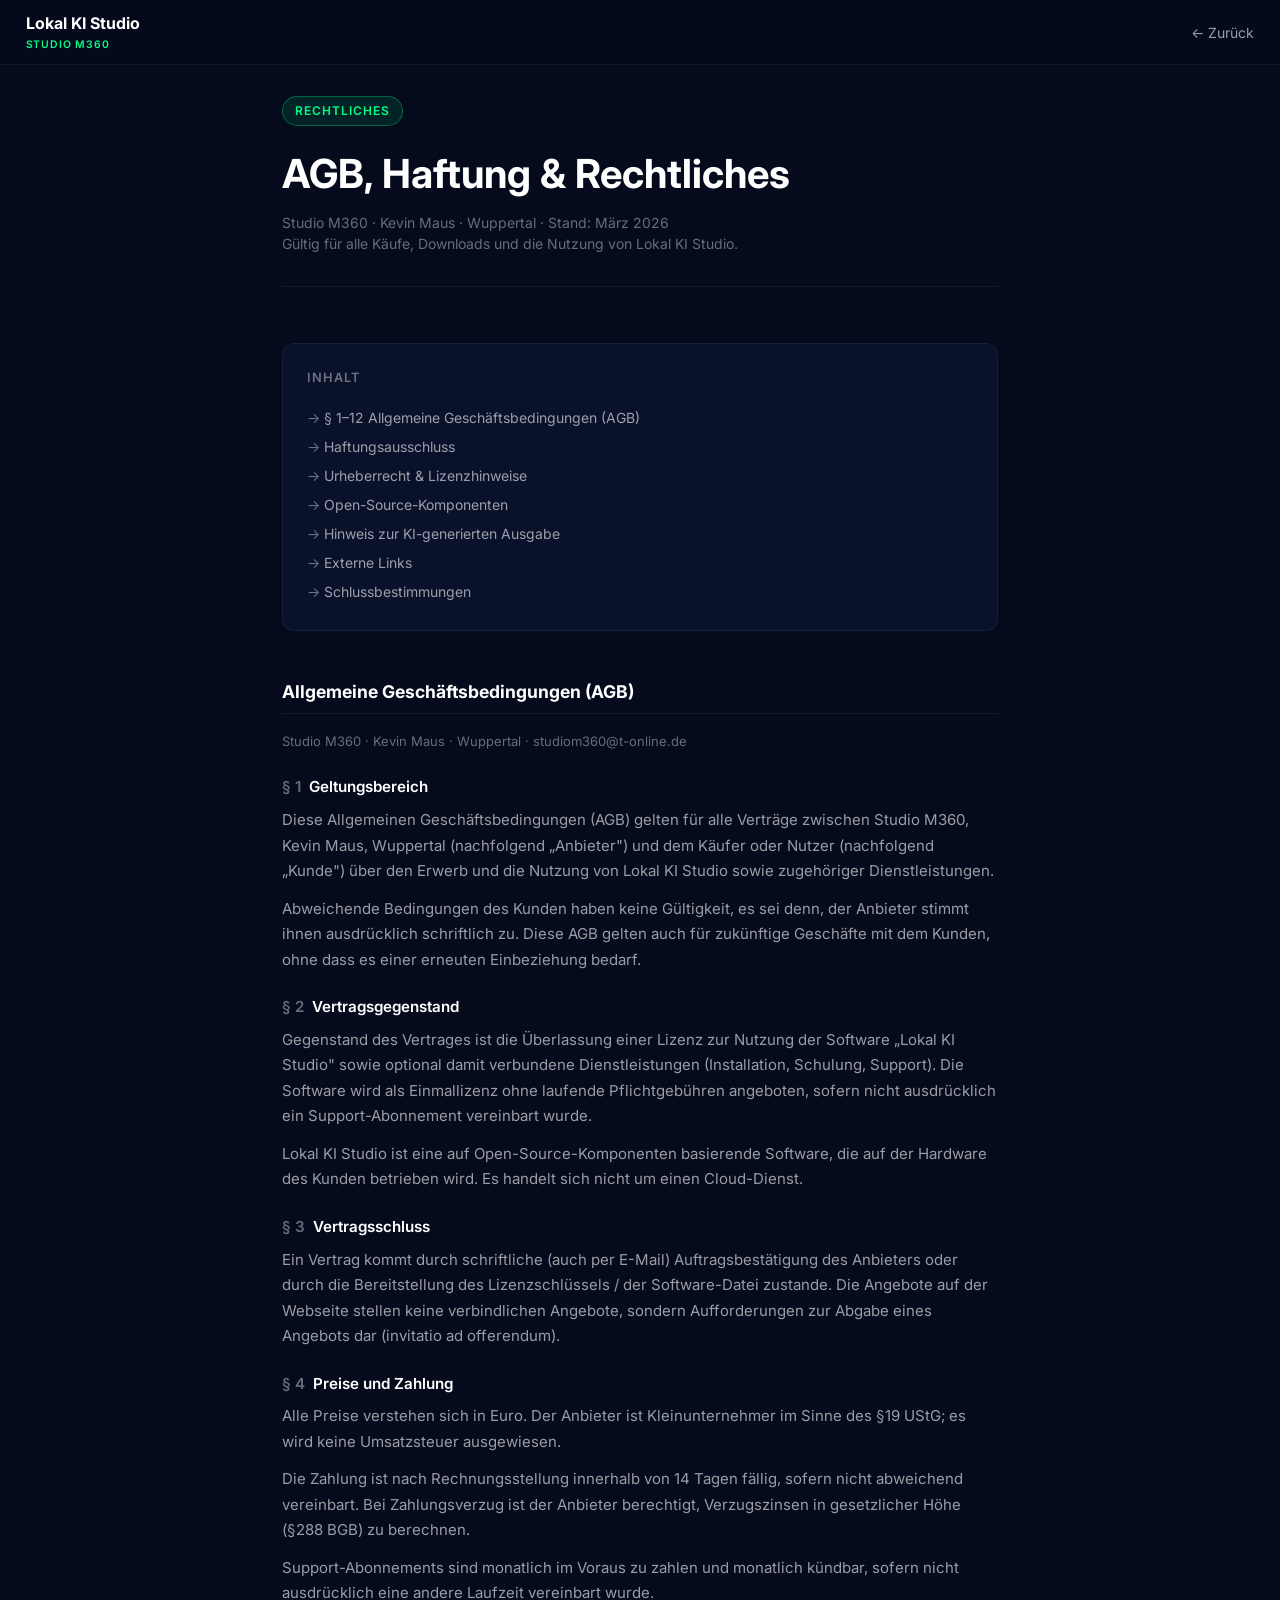
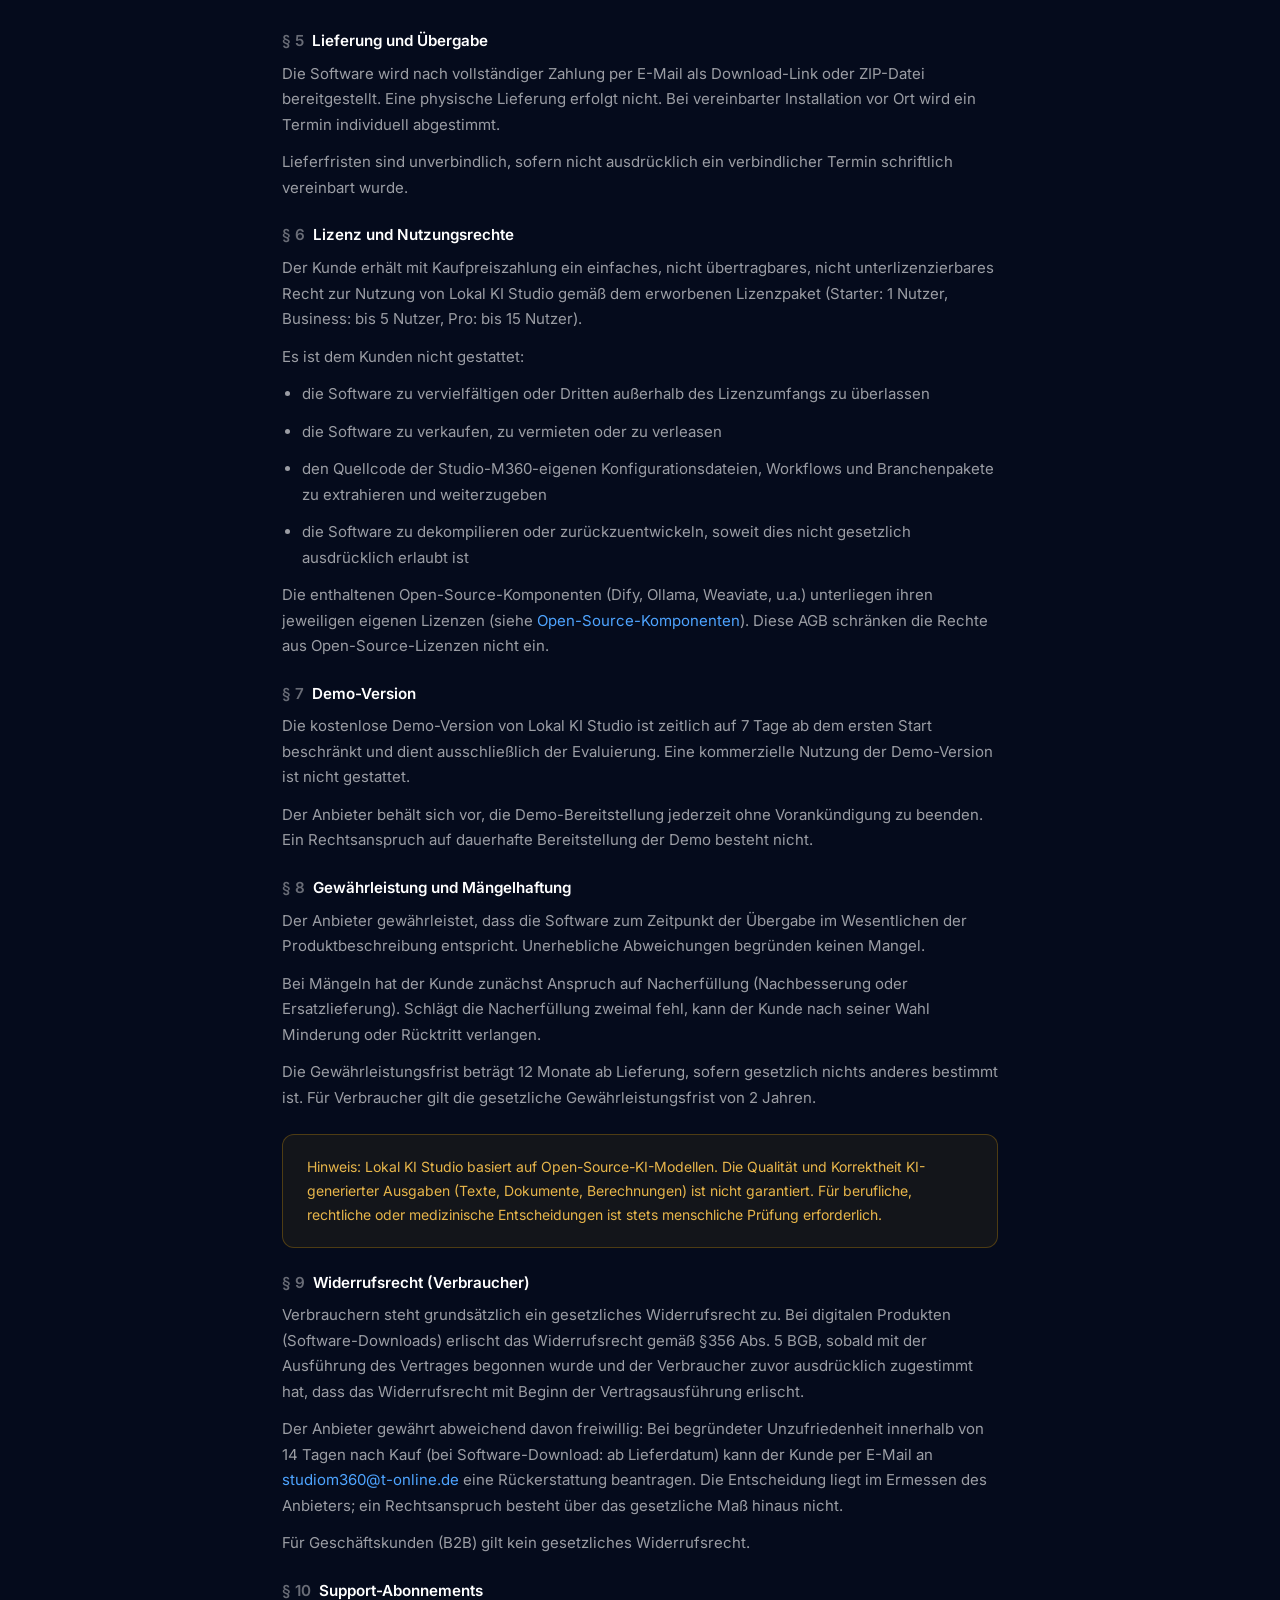
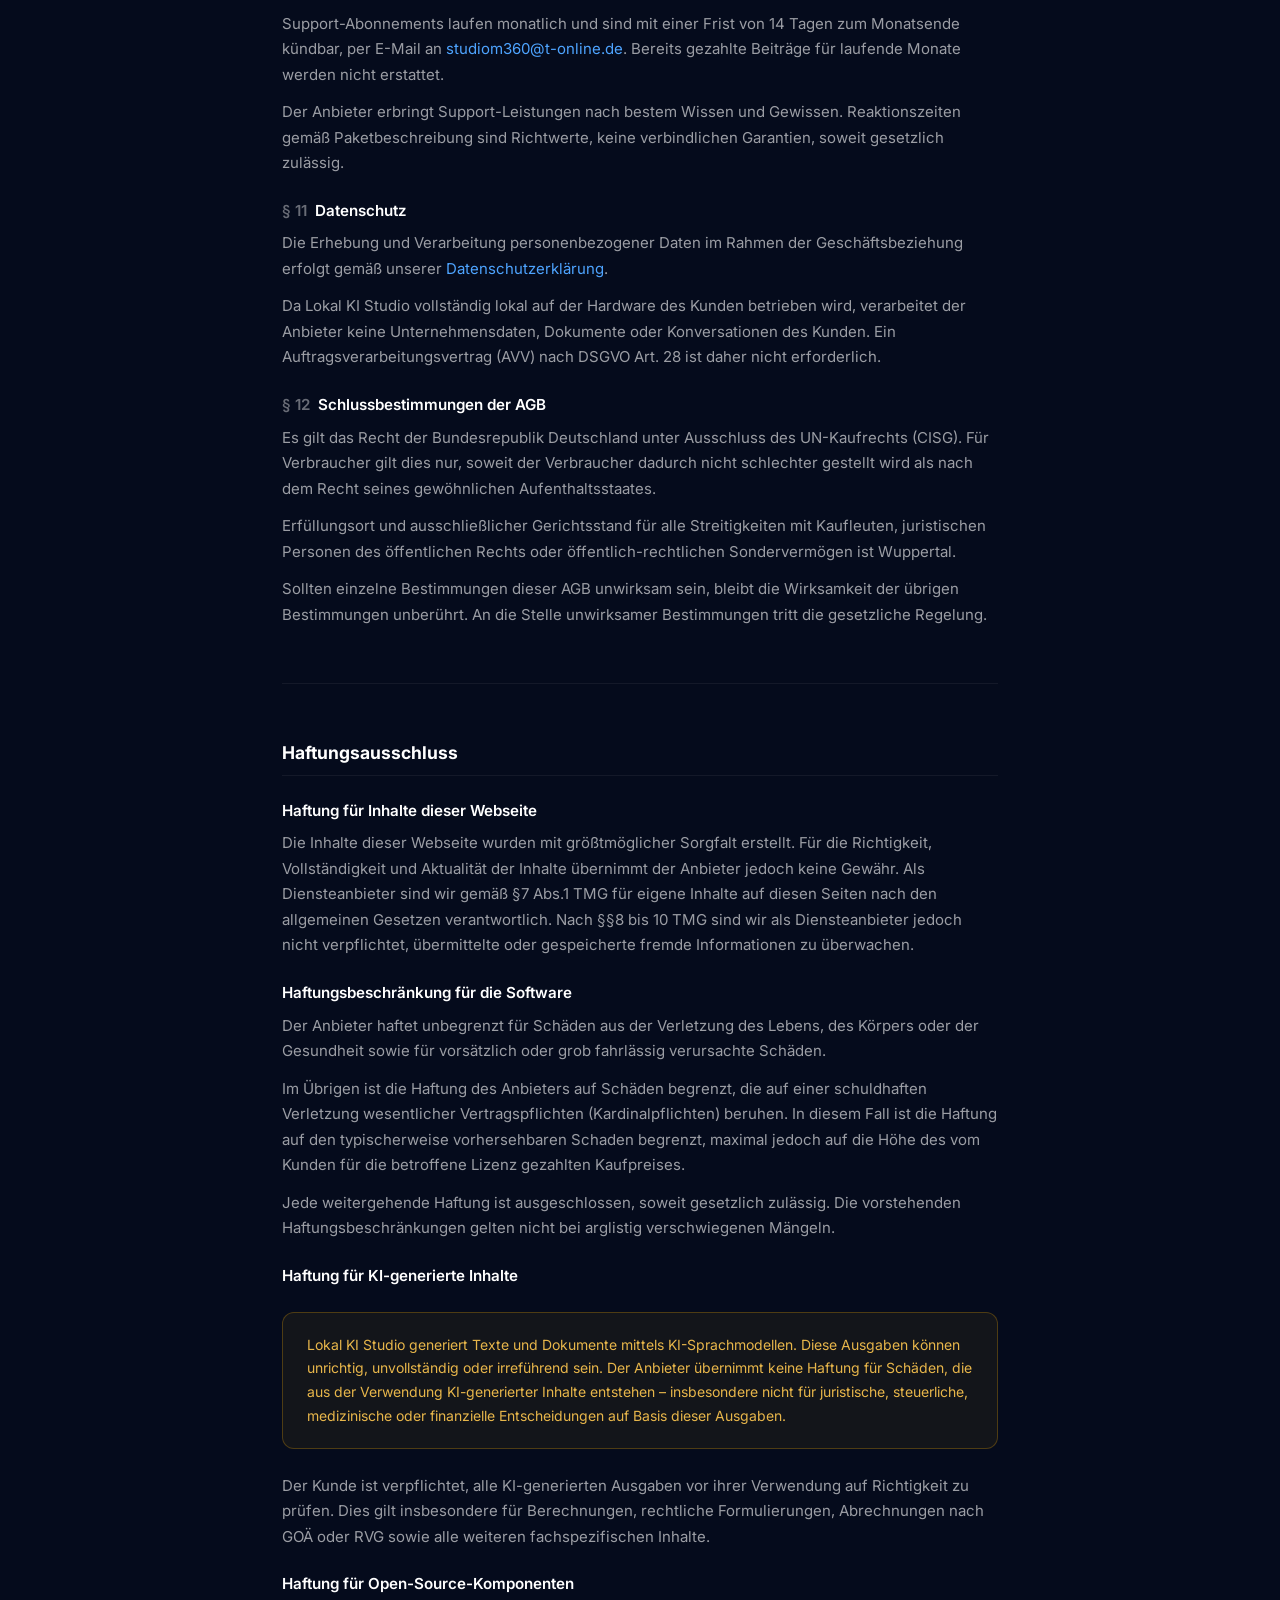
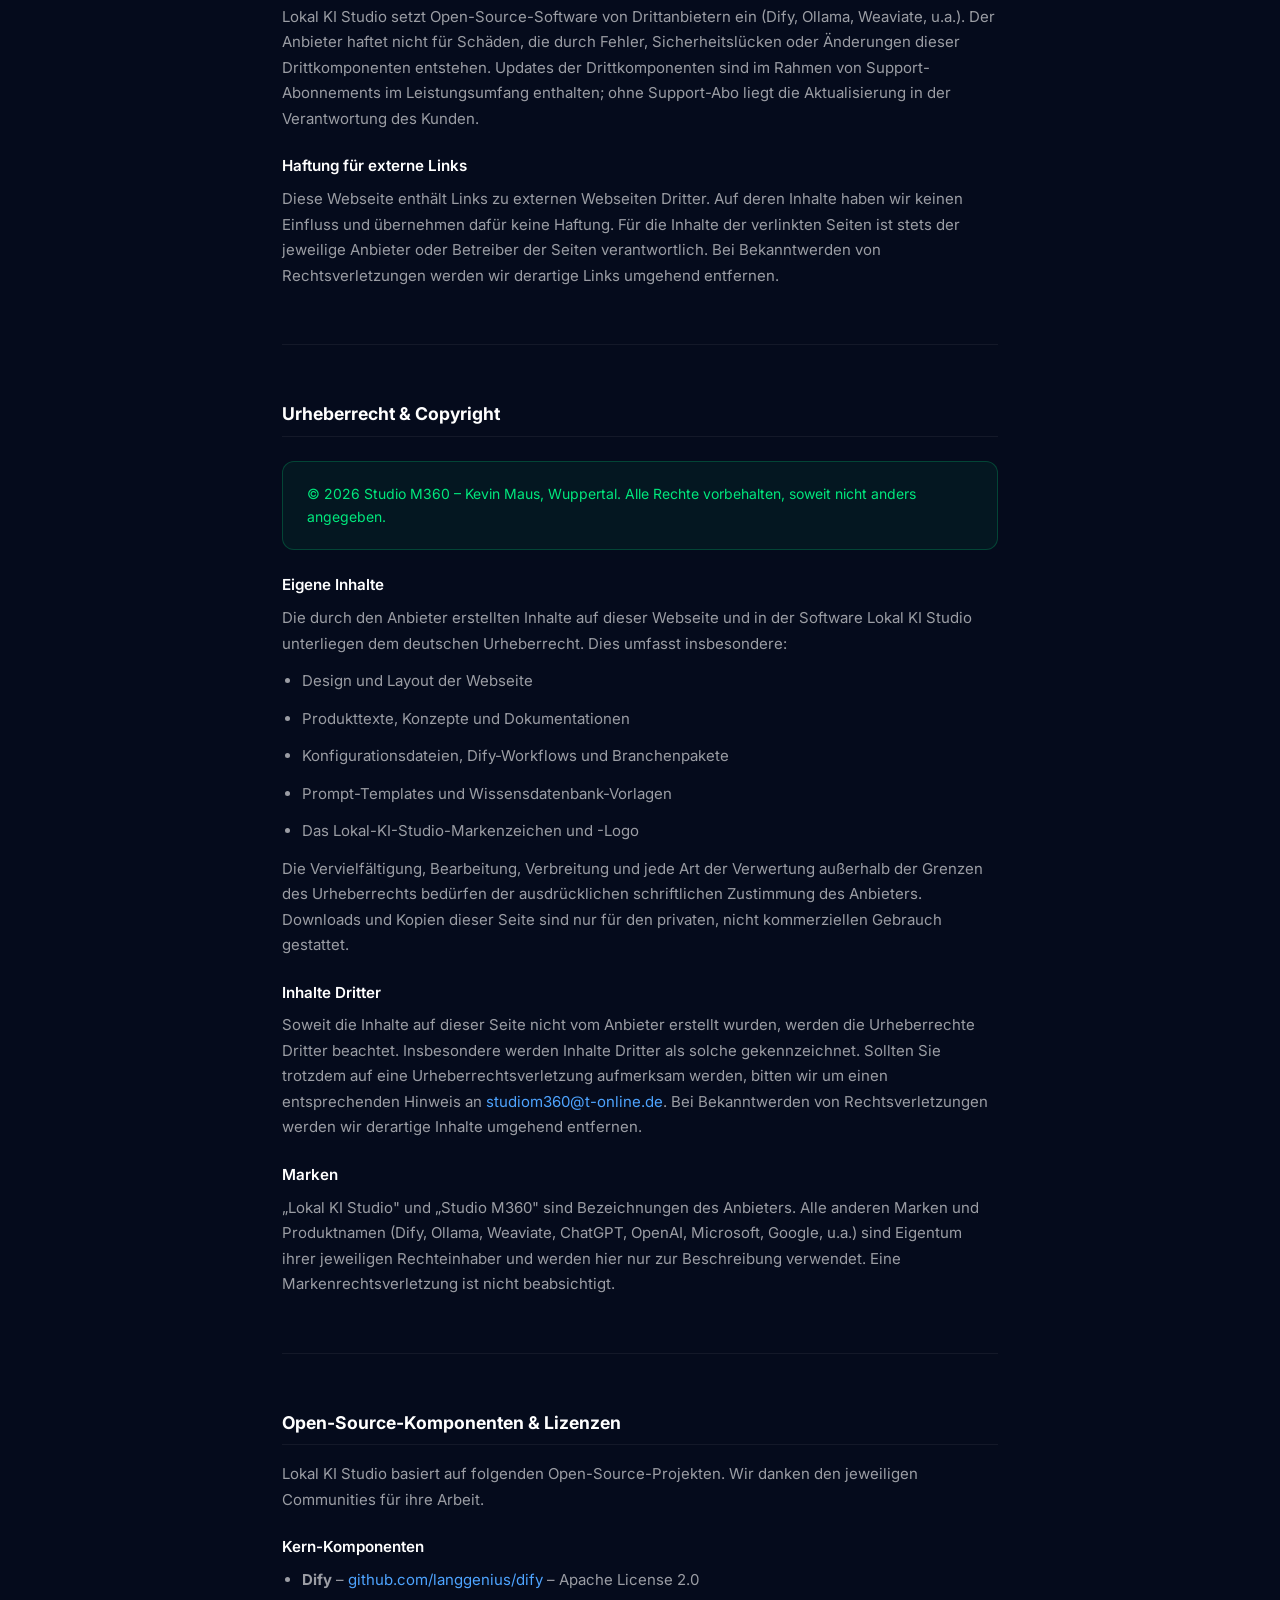
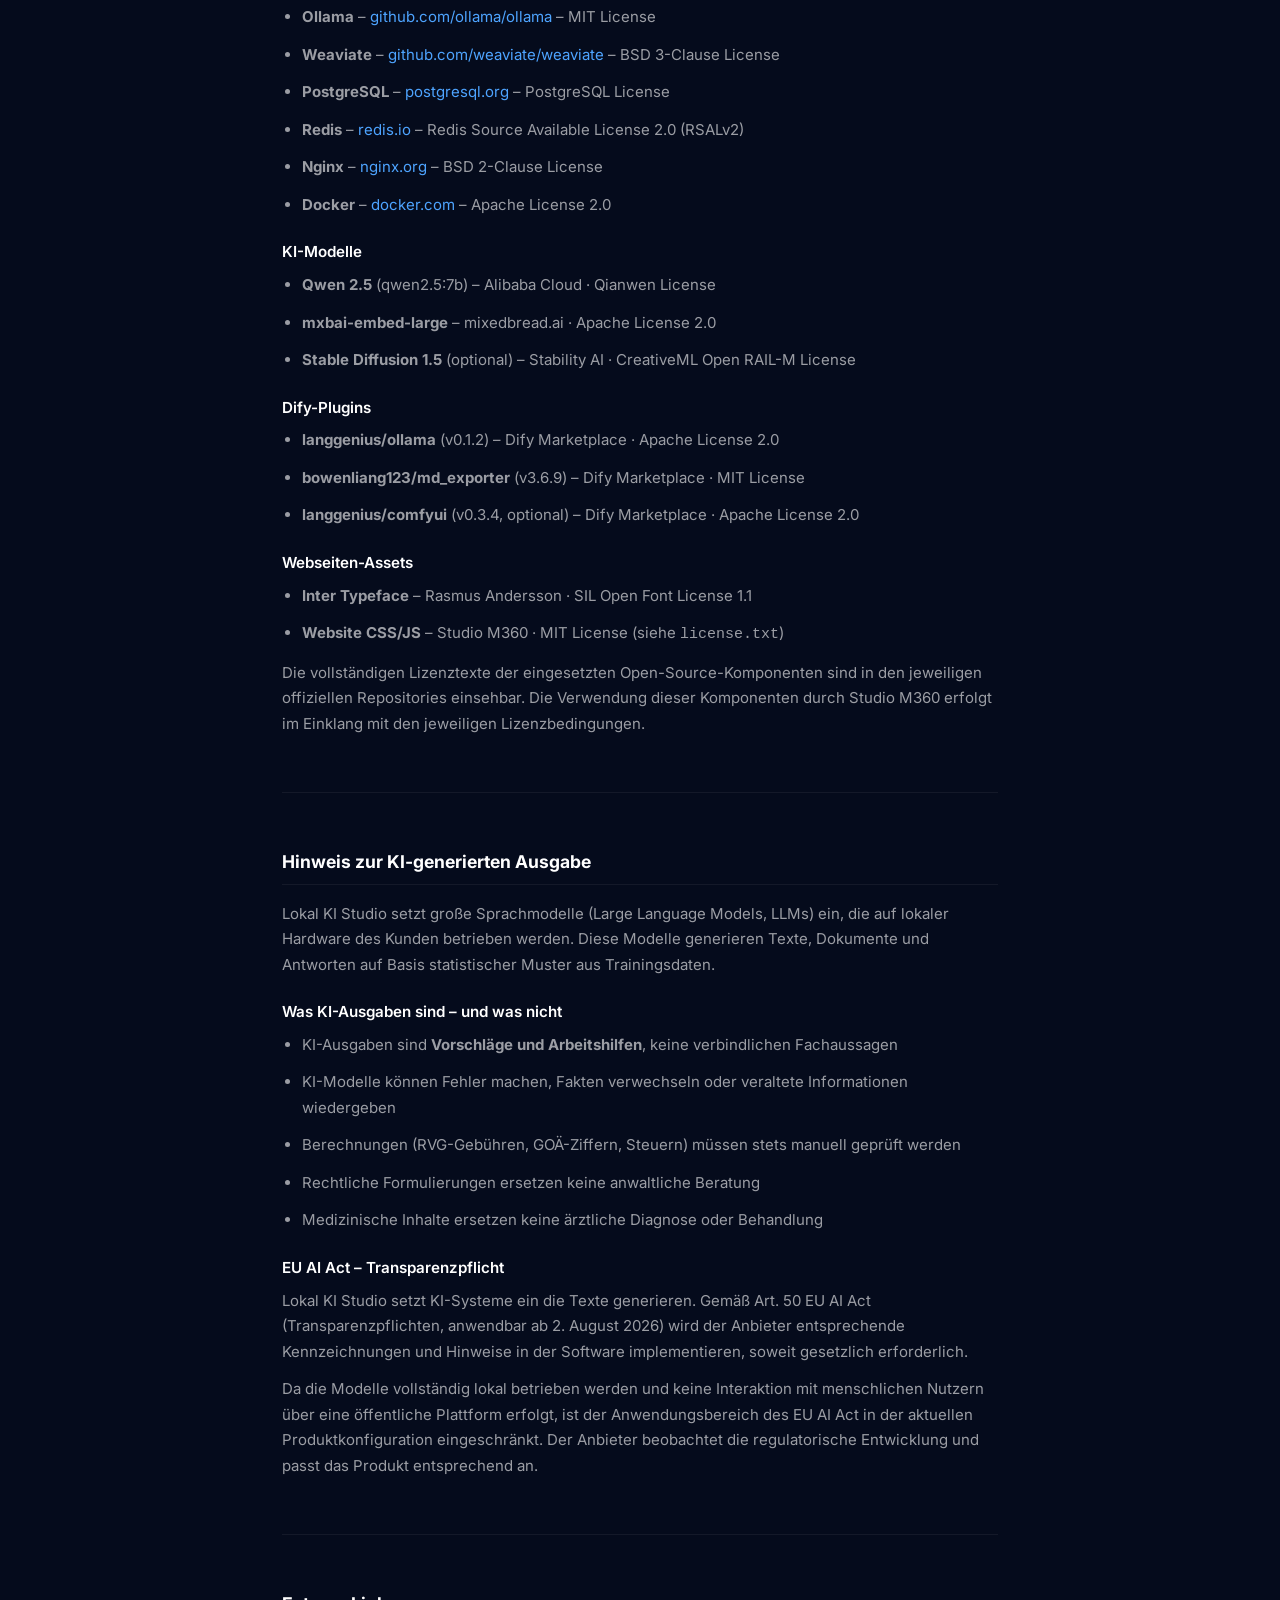
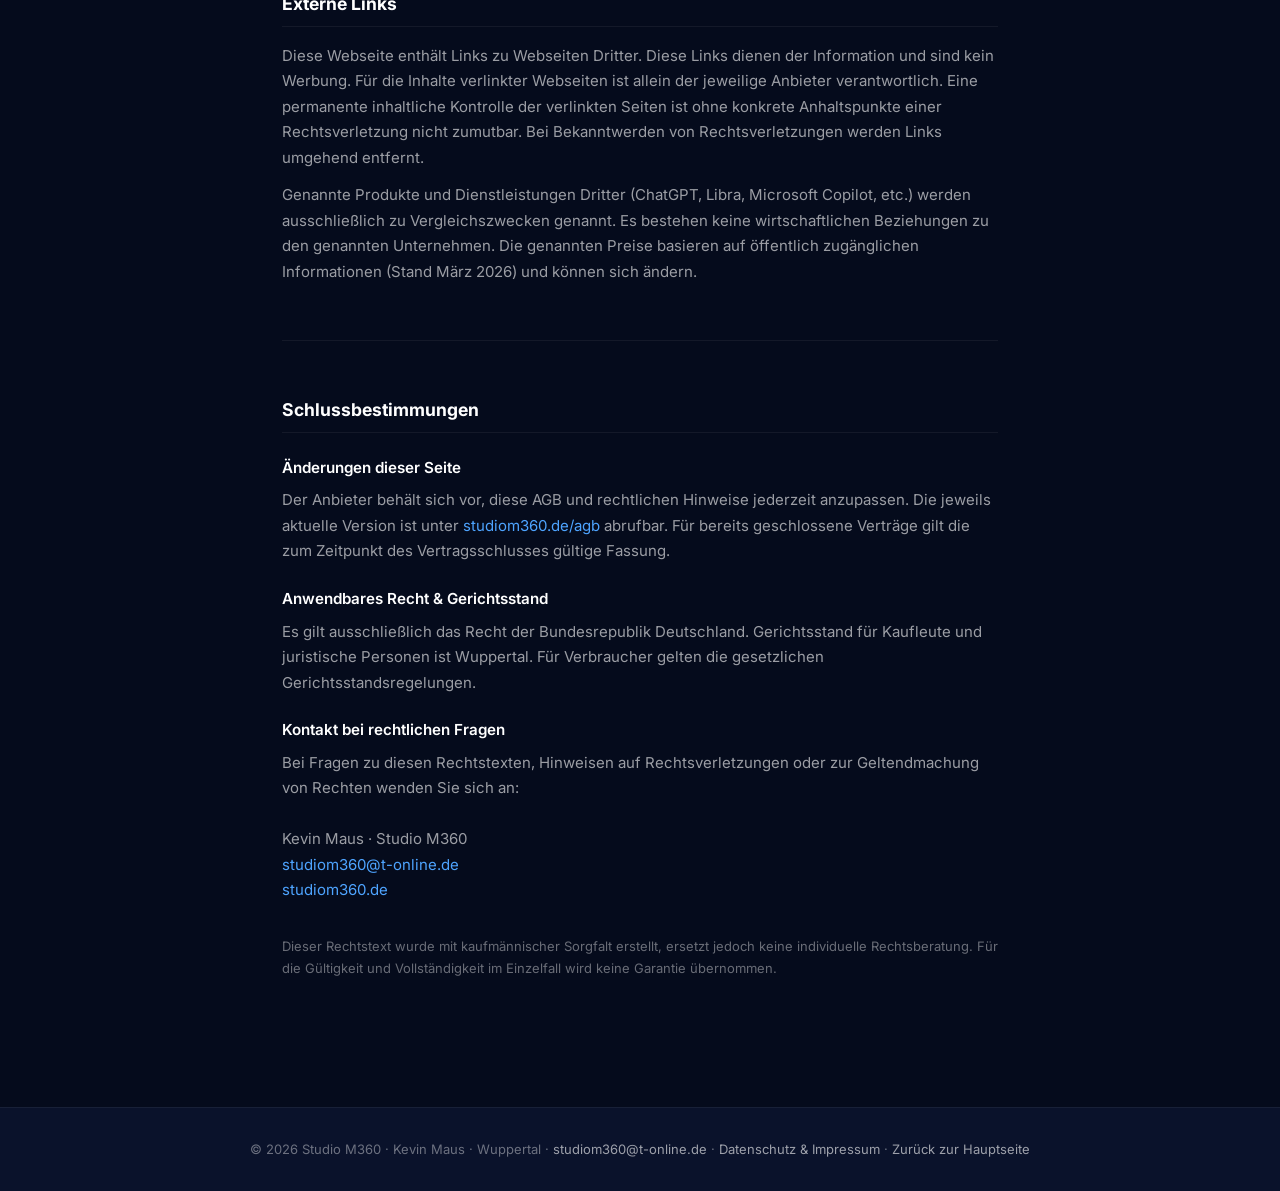
<file: agb.html>
<!DOCTYPE html>
<html lang="de">
<head>
  <meta charset="UTF-8" />
  <meta name="viewport" content="width=device-width, initial-scale=1.0" />
  <title>AGB, Haftung & Rechtliches – Studio M360 / Lokal KI Studio</title>
  <meta name="description" content="Allgemeine Geschäftsbedingungen, Haftungsausschluss und rechtliche Hinweise von Studio M360 – Lokal KI Studio." />
  <meta name="robots" content="noindex, follow" />
  <link rel="preconnect" href="https://fonts.googleapis.com" />
  <link href="https://fonts.googleapis.com/css2?family=Inter:wght@400;500;600;700&display=swap" rel="stylesheet" />
  <link rel="stylesheet" href="styles.css" />
  <style>
    .legal-page {
      max-width: 780px;
      margin: 0 auto;
      padding: 6rem 2rem 5rem;
    }
    .legal-badge {
      display: inline-block;
      background: rgba(0,255,135,0.1);
      border: 1px solid rgba(0,255,135,0.3);
      color: var(--neon-500);
      font-size: 0.75rem;
      font-weight: 600;
      letter-spacing: 0.08em;
      text-transform: uppercase;
      padding: 0.3rem 0.75rem;
      border-radius: 999px;
      margin-bottom: 1.5rem;
    }
    .legal-page h1 {
      font-size: clamp(1.75rem, 4vw, 2.5rem);
      font-weight: 700;
      line-height: 1.2;
      margin: 0 0 0.5rem;
      color: var(--txt-primary);
    }
    .legal-meta {
      color: var(--txt-muted);
      font-size: 0.875rem;
      margin-bottom: 3.5rem;
      padding-bottom: 2rem;
      border-bottom: 1px solid var(--line-dark);
    }
    .legal-section {
      margin-bottom: 3rem;
    }
    .legal-section h2 {
      font-size: 1.1rem;
      font-weight: 700;
      color: var(--txt-primary);
      margin: 0 0 1rem;
      padding-bottom: 0.5rem;
      border-bottom: 1px solid var(--line-dark);
    }
    .legal-section h3 {
      font-size: 0.95rem;
      font-weight: 600;
      color: var(--txt-primary);
      margin: 1.5rem 0 0.5rem;
    }
    .legal-section p,
    .legal-section li {
      font-size: 0.9375rem;
      line-height: 1.7;
      color: var(--txt-dim);
      margin: 0 0 0.75rem;
    }
    .legal-section ul, .legal-section ol {
      padding-left: 1.25rem;
      margin: 0 0 0.75rem;
    }
    .legal-section a {
      color: var(--blue-300);
      text-decoration: none;
    }
    .legal-section a:hover {
      color: var(--neon-500);
      text-decoration: underline;
    }
    .info-box {
      background: rgba(0,255,135,0.05);
      border: 1px solid rgba(0,255,135,0.2);
      border-radius: var(--radius-md);
      padding: 1.25rem 1.5rem;
      margin: 1.5rem 0;
    }
    .info-box p {
      margin: 0;
      color: rgba(0,255,135,0.9) !important;
      font-size: 0.875rem !important;
    }
    .warn-box {
      background: rgba(255,180,0,0.06);
      border: 1px solid rgba(255,180,0,0.25);
      border-radius: var(--radius-md);
      padding: 1.25rem 1.5rem;
      margin: 1.5rem 0;
    }
    .warn-box p {
      margin: 0;
      color: rgba(255,200,80,0.9) !important;
      font-size: 0.875rem !important;
    }
    .divider {
      border: none;
      border-top: 1px solid var(--line-dark);
      margin: 3.5rem 0;
    }
    .toc {
      background: var(--bg-card);
      border: 1px solid var(--line-dark);
      border-radius: var(--radius-md);
      padding: 1.5rem;
      margin-bottom: 3rem;
    }
    .toc-title {
      font-size: 0.8rem;
      font-weight: 600;
      letter-spacing: 0.08em;
      text-transform: uppercase;
      color: var(--txt-muted);
      margin: 0 0 1rem;
    }
    .toc a {
      display: block;
      color: var(--txt-dim);
      text-decoration: none;
      font-size: 0.875rem;
      padding: 0.25rem 0;
      transition: color 0.2s;
    }
    .toc a:hover { color: var(--neon-500); }
    .toc a::before { content: "→ "; color: var(--txt-muted); }
    .para-num {
      color: var(--txt-muted);
      font-weight: 600;
      margin-right: 0.5rem;
    }
  </style>
</head>
<body>

  <!-- Nav -->
  <nav class="site-nav" style="position:fixed;top:0;left:0;right:0;z-index:100;background:rgba(5,11,28,0.95);backdrop-filter:blur(12px);border-bottom:1px solid var(--line-dark);">
    <div class="layout-row" style="height:64px;">
      <a href="index.html" style="text-decoration:none;display:flex;flex-direction:column;gap:0.1rem;">
        <span style="font-size:1rem;font-weight:700;color:var(--txt-primary);">Lokal KI Studio</span>
        <span style="font-size:0.65rem;color:var(--neon-500);letter-spacing:0.08em;font-weight:600;">STUDIO M360</span>
      </a>
      <a href="index.html" style="color:var(--txt-dim);text-decoration:none;font-size:0.875rem;">← Zurück</a>
    </div>
  </nav>

  <main class="legal-page">

    <div class="legal-badge">Rechtliches</div>
    <h1>AGB, Haftung &amp; Rechtliches</h1>
    <p class="legal-meta">
      Studio M360 · Kevin Maus · Wuppertal · Stand: März 2026<br />
      Gültig für alle Käufe, Downloads und die Nutzung von Lokal KI Studio.
    </p>

    <div class="toc">
      <div class="toc-title">Inhalt</div>
      <a href="#agb">§ 1–12 Allgemeine Geschäftsbedingungen (AGB)</a>
      <a href="#haftung">Haftungsausschluss</a>
      <a href="#copyright">Urheberrecht & Lizenzhinweise</a>
      <a href="#open-source">Open-Source-Komponenten</a>
      <a href="#ki-hinweis">Hinweis zur KI-generierten Ausgabe</a>
      <a href="#links">Externe Links</a>
      <a href="#schlussbestimmungen">Schlussbestimmungen</a>
    </div>

    <!-- AGB -->
    <section class="legal-section" id="agb">
      <h2>Allgemeine Geschäftsbedingungen (AGB)</h2>
      <p style="color:var(--txt-muted);font-size:0.8125rem;">Studio M360 · Kevin Maus · Wuppertal · studiom360@t-online.de</p>

      <h3><span class="para-num">§ 1</span>Geltungsbereich</h3>
      <p>
        Diese Allgemeinen Geschäftsbedingungen (AGB) gelten für alle Verträge zwischen Studio M360, Kevin Maus, Wuppertal (nachfolgend „Anbieter") und dem Käufer oder Nutzer (nachfolgend „Kunde") über den Erwerb und die Nutzung von Lokal KI Studio sowie zugehöriger Dienstleistungen.
      </p>
      <p>
        Abweichende Bedingungen des Kunden haben keine Gültigkeit, es sei denn, der Anbieter stimmt ihnen ausdrücklich schriftlich zu. Diese AGB gelten auch für zukünftige Geschäfte mit dem Kunden, ohne dass es einer erneuten Einbeziehung bedarf.
      </p>

      <h3><span class="para-num">§ 2</span>Vertragsgegenstand</h3>
      <p>
        Gegenstand des Vertrages ist die Überlassung einer Lizenz zur Nutzung der Software „Lokal KI Studio" sowie optional damit verbundene Dienstleistungen (Installation, Schulung, Support). Die Software wird als Einmallizenz ohne laufende Pflichtgebühren angeboten, sofern nicht ausdrücklich ein Support-Abonnement vereinbart wurde.
      </p>
      <p>
        Lokal KI Studio ist eine auf Open-Source-Komponenten basierende Software, die auf der Hardware des Kunden betrieben wird. Es handelt sich nicht um einen Cloud-Dienst.
      </p>

      <h3><span class="para-num">§ 3</span>Vertragsschluss</h3>
      <p>
        Ein Vertrag kommt durch schriftliche (auch per E-Mail) Auftragsbestätigung des Anbieters oder durch die Bereitstellung des Lizenzschlüssels / der Software-Datei zustande. Die Angebote auf der Webseite stellen keine verbindlichen Angebote, sondern Aufforderungen zur Abgabe eines Angebots dar (invitatio ad offerendum).
      </p>

      <h3><span class="para-num">§ 4</span>Preise und Zahlung</h3>
      <p>
        Alle Preise verstehen sich in Euro. Der Anbieter ist Kleinunternehmer im Sinne des §19 UStG; es wird keine Umsatzsteuer ausgewiesen.
      </p>
      <p>
        Die Zahlung ist nach Rechnungsstellung innerhalb von 14 Tagen fällig, sofern nicht abweichend vereinbart. Bei Zahlungsverzug ist der Anbieter berechtigt, Verzugszinsen in gesetzlicher Höhe (§288 BGB) zu berechnen.
      </p>
      <p>
        Support-Abonnements sind monatlich im Voraus zu zahlen und monatlich kündbar, sofern nicht ausdrücklich eine andere Laufzeit vereinbart wurde.
      </p>

      <h3><span class="para-num">§ 5</span>Lieferung und Übergabe</h3>
      <p>
        Die Software wird nach vollständiger Zahlung per E-Mail als Download-Link oder ZIP-Datei bereitgestellt. Eine physische Lieferung erfolgt nicht. Bei vereinbarter Installation vor Ort wird ein Termin individuell abgestimmt.
      </p>
      <p>
        Lieferfristen sind unverbindlich, sofern nicht ausdrücklich ein verbindlicher Termin schriftlich vereinbart wurde.
      </p>

      <h3><span class="para-num">§ 6</span>Lizenz und Nutzungsrechte</h3>
      <p>
        Der Kunde erhält mit Kaufpreiszahlung ein einfaches, nicht übertragbares, nicht unterlizenzierbares Recht zur Nutzung von Lokal KI Studio gemäß dem erworbenen Lizenzpaket (Starter: 1 Nutzer, Business: bis 5 Nutzer, Pro: bis 15 Nutzer).
      </p>
      <p>Es ist dem Kunden nicht gestattet:</p>
      <ul>
        <li>die Software zu vervielfältigen oder Dritten außerhalb des Lizenzumfangs zu überlassen</li>
        <li>die Software zu verkaufen, zu vermieten oder zu verleasen</li>
        <li>den Quellcode der Studio-M360-eigenen Konfigurationsdateien, Workflows und Branchenpakete zu extrahieren und weiterzugeben</li>
        <li>die Software zu dekompilieren oder zurückzuentwickeln, soweit dies nicht gesetzlich ausdrücklich erlaubt ist</li>
      </ul>
      <p>
        Die enthaltenen Open-Source-Komponenten (Dify, Ollama, Weaviate, u.a.) unterliegen ihren jeweiligen eigenen Lizenzen (siehe <a href="#open-source">Open-Source-Komponenten</a>). Diese AGB schränken die Rechte aus Open-Source-Lizenzen nicht ein.
      </p>

      <h3><span class="para-num">§ 7</span>Demo-Version</h3>
      <p>
        Die kostenlose Demo-Version von Lokal KI Studio ist zeitlich auf 7 Tage ab dem ersten Start beschränkt und dient ausschließlich der Evaluierung. Eine kommerzielle Nutzung der Demo-Version ist nicht gestattet.
      </p>
      <p>
        Der Anbieter behält sich vor, die Demo-Bereitstellung jederzeit ohne Vorankündigung zu beenden. Ein Rechtsanspruch auf dauerhafte Bereitstellung der Demo besteht nicht.
      </p>

      <h3><span class="para-num">§ 8</span>Gewährleistung und Mängelhaftung</h3>
      <p>
        Der Anbieter gewährleistet, dass die Software zum Zeitpunkt der Übergabe im Wesentlichen der Produktbeschreibung entspricht. Unerhebliche Abweichungen begründen keinen Mangel.
      </p>
      <p>
        Bei Mängeln hat der Kunde zunächst Anspruch auf Nacherfüllung (Nachbesserung oder Ersatzlieferung). Schlägt die Nacherfüllung zweimal fehl, kann der Kunde nach seiner Wahl Minderung oder Rücktritt verlangen.
      </p>
      <p>
        Die Gewährleistungsfrist beträgt 12 Monate ab Lieferung, sofern gesetzlich nichts anderes bestimmt ist. Für Verbraucher gilt die gesetzliche Gewährleistungsfrist von 2 Jahren.
      </p>
      <div class="warn-box">
        <p>Hinweis: Lokal KI Studio basiert auf Open-Source-KI-Modellen. Die Qualität und Korrektheit KI-generierter Ausgaben (Texte, Dokumente, Berechnungen) ist nicht garantiert. Für berufliche, rechtliche oder medizinische Entscheidungen ist stets menschliche Prüfung erforderlich.</p>
      </div>

      <h3><span class="para-num">§ 9</span>Widerrufsrecht (Verbraucher)</h3>
      <p>
        Verbrauchern steht grundsätzlich ein gesetzliches Widerrufsrecht zu. Bei digitalen Produkten (Software-Downloads) erlischt das Widerrufsrecht gemäß §356 Abs. 5 BGB, sobald mit der Ausführung des Vertrages begonnen wurde und der Verbraucher zuvor ausdrücklich zugestimmt hat, dass das Widerrufsrecht mit Beginn der Vertragsausführung erlischt.
      </p>
      <p>
        Der Anbieter gewährt abweichend davon freiwillig: Bei begründeter Unzufriedenheit innerhalb von 14 Tagen nach Kauf (bei Software-Download: ab Lieferdatum) kann der Kunde per E-Mail an <a href="mailto:studiom360@t-online.de">studiom360@t-online.de</a> eine Rückerstattung beantragen. Die Entscheidung liegt im Ermessen des Anbieters; ein Rechtsanspruch besteht über das gesetzliche Maß hinaus nicht.
      </p>
      <p>
        Für Geschäftskunden (B2B) gilt kein gesetzliches Widerrufsrecht.
      </p>

      <h3><span class="para-num">§ 10</span>Support-Abonnements</h3>
      <p>
        Support-Abonnements laufen monatlich und sind mit einer Frist von 14 Tagen zum Monatsende kündbar, per E-Mail an <a href="mailto:studiom360@t-online.de">studiom360@t-online.de</a>. Bereits gezahlte Beiträge für laufende Monate werden nicht erstattet.
      </p>
      <p>
        Der Anbieter erbringt Support-Leistungen nach bestem Wissen und Gewissen. Reaktionszeiten gemäß Paketbeschreibung sind Richtwerte, keine verbindlichen Garantien, soweit gesetzlich zulässig.
      </p>

      <h3><span class="para-num">§ 11</span>Datenschutz</h3>
      <p>
        Die Erhebung und Verarbeitung personenbezogener Daten im Rahmen der Geschäftsbeziehung erfolgt gemäß unserer <a href="datenschutz.html">Datenschutzerklärung</a>.
      </p>
      <p>
        Da Lokal KI Studio vollständig lokal auf der Hardware des Kunden betrieben wird, verarbeitet der Anbieter keine Unternehmensdaten, Dokumente oder Konversationen des Kunden. Ein Auftragsverarbeitungsvertrag (AVV) nach DSGVO Art. 28 ist daher nicht erforderlich.
      </p>

      <h3><span class="para-num">§ 12</span>Schlussbestimmungen der AGB</h3>
      <p>
        Es gilt das Recht der Bundesrepublik Deutschland unter Ausschluss des UN-Kaufrechts (CISG). Für Verbraucher gilt dies nur, soweit der Verbraucher dadurch nicht schlechter gestellt wird als nach dem Recht seines gewöhnlichen Aufenthaltsstaates.
      </p>
      <p>
        Erfüllungsort und ausschließlicher Gerichtsstand für alle Streitigkeiten mit Kaufleuten, juristischen Personen des öffentlichen Rechts oder öffentlich-rechtlichen Sondervermögen ist Wuppertal.
      </p>
      <p>
        Sollten einzelne Bestimmungen dieser AGB unwirksam sein, bleibt die Wirksamkeit der übrigen Bestimmungen unberührt. An die Stelle unwirksamer Bestimmungen tritt die gesetzliche Regelung.
      </p>
    </section>

    <hr class="divider" />

    <!-- HAFTUNGSAUSSCHLUSS -->
    <section class="legal-section" id="haftung">
      <h2>Haftungsausschluss</h2>

      <h3>Haftung für Inhalte dieser Webseite</h3>
      <p>
        Die Inhalte dieser Webseite wurden mit größtmöglicher Sorgfalt erstellt. Für die Richtigkeit, Vollständigkeit und Aktualität der Inhalte übernimmt der Anbieter jedoch keine Gewähr. Als Diensteanbieter sind wir gemäß §7 Abs.1 TMG für eigene Inhalte auf diesen Seiten nach den allgemeinen Gesetzen verantwortlich. Nach §§8 bis 10 TMG sind wir als Diensteanbieter jedoch nicht verpflichtet, übermittelte oder gespeicherte fremde Informationen zu überwachen.
      </p>

      <h3>Haftungsbeschränkung für die Software</h3>
      <p>
        Der Anbieter haftet unbegrenzt für Schäden aus der Verletzung des Lebens, des Körpers oder der Gesundheit sowie für vorsätzlich oder grob fahrlässig verursachte Schäden.
      </p>
      <p>
        Im Übrigen ist die Haftung des Anbieters auf Schäden begrenzt, die auf einer schuldhaften Verletzung wesentlicher Vertragspflichten (Kardinalpflichten) beruhen. In diesem Fall ist die Haftung auf den typischerweise vorhersehbaren Schaden begrenzt, maximal jedoch auf die Höhe des vom Kunden für die betroffene Lizenz gezahlten Kaufpreises.
      </p>
      <p>
        Jede weitergehende Haftung ist ausgeschlossen, soweit gesetzlich zulässig. Die vorstehenden Haftungsbeschränkungen gelten nicht bei arglistig verschwiegenen Mängeln.
      </p>

      <h3>Haftung für KI-generierte Inhalte</h3>
      <div class="warn-box">
        <p>Lokal KI Studio generiert Texte und Dokumente mittels KI-Sprachmodellen. Diese Ausgaben können unrichtig, unvollständig oder irreführend sein. Der Anbieter übernimmt keine Haftung für Schäden, die aus der Verwendung KI-generierter Inhalte entstehen – insbesondere nicht für juristische, steuerliche, medizinische oder finanzielle Entscheidungen auf Basis dieser Ausgaben.</p>
      </div>
      <p>
        Der Kunde ist verpflichtet, alle KI-generierten Ausgaben vor ihrer Verwendung auf Richtigkeit zu prüfen. Dies gilt insbesondere für Berechnungen, rechtliche Formulierungen, Abrechnungen nach GOÄ oder RVG sowie alle weiteren fachspezifischen Inhalte.
      </p>

      <h3>Haftung für Open-Source-Komponenten</h3>
      <p>
        Lokal KI Studio setzt Open-Source-Software von Drittanbietern ein (Dify, Ollama, Weaviate, u.a.). Der Anbieter haftet nicht für Schäden, die durch Fehler, Sicherheitslücken oder Änderungen dieser Drittkomponenten entstehen. Updates der Drittkomponenten sind im Rahmen von Support-Abonnements im Leistungsumfang enthalten; ohne Support-Abo liegt die Aktualisierung in der Verantwortung des Kunden.
      </p>

      <h3>Haftung für externe Links</h3>
      <p>
        Diese Webseite enthält Links zu externen Webseiten Dritter. Auf deren Inhalte haben wir keinen Einfluss und übernehmen dafür keine Haftung. Für die Inhalte der verlinkten Seiten ist stets der jeweilige Anbieter oder Betreiber der Seiten verantwortlich. Bei Bekanntwerden von Rechtsverletzungen werden wir derartige Links umgehend entfernen.
      </p>
    </section>

    <hr class="divider" />

    <!-- COPYRIGHT -->
    <section class="legal-section" id="copyright">
      <h2>Urheberrecht &amp; Copyright</h2>

      <div class="info-box">
        <p>© 2026 Studio M360 – Kevin Maus, Wuppertal. Alle Rechte vorbehalten, soweit nicht anders angegeben.</p>
      </div>

      <h3>Eigene Inhalte</h3>
      <p>
        Die durch den Anbieter erstellten Inhalte auf dieser Webseite und in der Software Lokal KI Studio unterliegen dem deutschen Urheberrecht. Dies umfasst insbesondere:
      </p>
      <ul>
        <li>Design und Layout der Webseite</li>
        <li>Produkttexte, Konzepte und Dokumentationen</li>
        <li>Konfigurationsdateien, Dify-Workflows und Branchenpakete</li>
        <li>Prompt-Templates und Wissensdatenbank-Vorlagen</li>
        <li>Das Lokal-KI-Studio-Markenzeichen und -Logo</li>
      </ul>
      <p>
        Die Vervielfältigung, Bearbeitung, Verbreitung und jede Art der Verwertung außerhalb der Grenzen des Urheberrechts bedürfen der ausdrücklichen schriftlichen Zustimmung des Anbieters. Downloads und Kopien dieser Seite sind nur für den privaten, nicht kommerziellen Gebrauch gestattet.
      </p>

      <h3>Inhalte Dritter</h3>
      <p>
        Soweit die Inhalte auf dieser Seite nicht vom Anbieter erstellt wurden, werden die Urheberrechte Dritter beachtet. Insbesondere werden Inhalte Dritter als solche gekennzeichnet. Sollten Sie trotzdem auf eine Urheberrechtsverletzung aufmerksam werden, bitten wir um einen entsprechenden Hinweis an <a href="mailto:studiom360@t-online.de">studiom360@t-online.de</a>. Bei Bekanntwerden von Rechtsverletzungen werden wir derartige Inhalte umgehend entfernen.
      </p>

      <h3>Marken</h3>
      <p>
        „Lokal KI Studio" und „Studio M360" sind Bezeichnungen des Anbieters. Alle anderen Marken und Produktnamen (Dify, Ollama, Weaviate, ChatGPT, OpenAI, Microsoft, Google, u.a.) sind Eigentum ihrer jeweiligen Rechteinhaber und werden hier nur zur Beschreibung verwendet. Eine Markenrechtsverletzung ist nicht beabsichtigt.
      </p>
    </section>

    <hr class="divider" />

    <!-- OPEN SOURCE -->
    <section class="legal-section" id="open-source">
      <h2>Open-Source-Komponenten &amp; Lizenzen</h2>

      <p>
        Lokal KI Studio basiert auf folgenden Open-Source-Projekten. Wir danken den jeweiligen Communities für ihre Arbeit.
      </p>

      <h3>Kern-Komponenten</h3>
      <ul>
        <li><strong>Dify</strong> – <a href="https://github.com/langgenius/dify" target="_blank" rel="noopener">github.com/langgenius/dify</a> – Apache License 2.0</li>
        <li><strong>Ollama</strong> – <a href="https://github.com/ollama/ollama" target="_blank" rel="noopener">github.com/ollama/ollama</a> – MIT License</li>
        <li><strong>Weaviate</strong> – <a href="https://github.com/weaviate/weaviate" target="_blank" rel="noopener">github.com/weaviate/weaviate</a> – BSD 3-Clause License</li>
        <li><strong>PostgreSQL</strong> – <a href="https://www.postgresql.org" target="_blank" rel="noopener">postgresql.org</a> – PostgreSQL License</li>
        <li><strong>Redis</strong> – <a href="https://redis.io" target="_blank" rel="noopener">redis.io</a> – Redis Source Available License 2.0 (RSALv2)</li>
        <li><strong>Nginx</strong> – <a href="https://nginx.org" target="_blank" rel="noopener">nginx.org</a> – BSD 2-Clause License</li>
        <li><strong>Docker</strong> – <a href="https://www.docker.com" target="_blank" rel="noopener">docker.com</a> – Apache License 2.0</li>
      </ul>

      <h3>KI-Modelle</h3>
      <ul>
        <li><strong>Qwen 2.5</strong> (qwen2.5:7b) – Alibaba Cloud · Qianwen License</li>
        <li><strong>mxbai-embed-large</strong> – mixedbread.ai · Apache License 2.0</li>
        <li><strong>Stable Diffusion 1.5</strong> (optional) – Stability AI · CreativeML Open RAIL-M License</li>
      </ul>

      <h3>Dify-Plugins</h3>
      <ul>
        <li><strong>langgenius/ollama</strong> (v0.1.2) – Dify Marketplace · Apache License 2.0</li>
        <li><strong>bowenliang123/md_exporter</strong> (v3.6.9) – Dify Marketplace · MIT License</li>
        <li><strong>langgenius/comfyui</strong> (v0.3.4, optional) – Dify Marketplace · Apache License 2.0</li>
      </ul>

      <h3>Webseiten-Assets</h3>
      <ul>
        <li><strong>Inter Typeface</strong> – Rasmus Andersson · SIL Open Font License 1.1</li>
        <li><strong>Website CSS/JS</strong> – Studio M360 · MIT License (siehe <code>license.txt</code>)</li>
      </ul>

      <p>
        Die vollständigen Lizenztexte der eingesetzten Open-Source-Komponenten sind in den jeweiligen offiziellen Repositories einsehbar. Die Verwendung dieser Komponenten durch Studio M360 erfolgt im Einklang mit den jeweiligen Lizenzbedingungen.
      </p>
    </section>

    <hr class="divider" />

    <!-- KI HINWEIS -->
    <section class="legal-section" id="ki-hinweis">
      <h2>Hinweis zur KI-generierten Ausgabe</h2>

      <p>
        Lokal KI Studio setzt große Sprachmodelle (Large Language Models, LLMs) ein, die auf lokaler Hardware des Kunden betrieben werden. Diese Modelle generieren Texte, Dokumente und Antworten auf Basis statistischer Muster aus Trainingsdaten.
      </p>

      <h3>Was KI-Ausgaben sind – und was nicht</h3>
      <ul>
        <li>KI-Ausgaben sind <strong>Vorschläge und Arbeitshilfen</strong>, keine verbindlichen Fachaussagen</li>
        <li>KI-Modelle können Fehler machen, Fakten verwechseln oder veraltete Informationen wiedergeben</li>
        <li>Berechnungen (RVG-Gebühren, GOÄ-Ziffern, Steuern) müssen stets manuell geprüft werden</li>
        <li>Rechtliche Formulierungen ersetzen keine anwaltliche Beratung</li>
        <li>Medizinische Inhalte ersetzen keine ärztliche Diagnose oder Behandlung</li>
      </ul>

      <h3>EU AI Act – Transparenzpflicht</h3>
      <p>
        Lokal KI Studio setzt KI-Systeme ein die Texte generieren. Gemäß Art. 50 EU AI Act (Transparenzpflichten, anwendbar ab 2. August 2026) wird der Anbieter entsprechende Kennzeichnungen und Hinweise in der Software implementieren, soweit gesetzlich erforderlich.
      </p>
      <p>
        Da die Modelle vollständig lokal betrieben werden und keine Interaktion mit menschlichen Nutzern über eine öffentliche Plattform erfolgt, ist der Anwendungsbereich des EU AI Act in der aktuellen Produktkonfiguration eingeschränkt. Der Anbieter beobachtet die regulatorische Entwicklung und passt das Produkt entsprechend an.
      </p>
    </section>

    <hr class="divider" />

    <!-- LINKS -->
    <section class="legal-section" id="links">
      <h2>Externe Links</h2>
      <p>
        Diese Webseite enthält Links zu Webseiten Dritter. Diese Links dienen der Information und sind kein Werbung. Für die Inhalte verlinkter Webseiten ist allein der jeweilige Anbieter verantwortlich. Eine permanente inhaltliche Kontrolle der verlinkten Seiten ist ohne konkrete Anhaltspunkte einer Rechtsverletzung nicht zumutbar. Bei Bekanntwerden von Rechtsverletzungen werden Links umgehend entfernt.
      </p>
      <p>
        Genannte Produkte und Dienstleistungen Dritter (ChatGPT, Libra, Microsoft Copilot, etc.) werden ausschließlich zu Vergleichszwecken genannt. Es bestehen keine wirtschaftlichen Beziehungen zu den genannten Unternehmen. Die genannten Preise basieren auf öffentlich zugänglichen Informationen (Stand März 2026) und können sich ändern.
      </p>
    </section>

    <hr class="divider" />

    <!-- SCHLUSSBESTIMMUNGEN -->
    <section class="legal-section" id="schlussbestimmungen">
      <h2>Schlussbestimmungen</h2>

      <h3>Änderungen dieser Seite</h3>
      <p>
        Der Anbieter behält sich vor, diese AGB und rechtlichen Hinweise jederzeit anzupassen. Die jeweils aktuelle Version ist unter <a href="https://studiom360.de/agb">studiom360.de/agb</a> abrufbar. Für bereits geschlossene Verträge gilt die zum Zeitpunkt des Vertragsschlusses gültige Fassung.
      </p>

      <h3>Anwendbares Recht &amp; Gerichtsstand</h3>
      <p>
        Es gilt ausschließlich das Recht der Bundesrepublik Deutschland. Gerichtsstand für Kaufleute und juristische Personen ist Wuppertal. Für Verbraucher gelten die gesetzlichen Gerichtsstandsregelungen.
      </p>

      <h3>Kontakt bei rechtlichen Fragen</h3>
      <p>
        Bei Fragen zu diesen Rechtstexten, Hinweisen auf Rechtsverletzungen oder zur Geltendmachung von Rechten wenden Sie sich an:<br /><br />
        Kevin Maus · Studio M360<br />
        <a href="mailto:studiom360@t-online.de">studiom360@t-online.de</a><br />
        <a href="https://studiom360.de">studiom360.de</a>
      </p>

      <p style="margin-top:2rem;color:var(--txt-muted);font-size:0.8125rem;">
        Dieser Rechtstext wurde mit kaufmännischer Sorgfalt erstellt, ersetzt jedoch keine individuelle Rechtsberatung. Für die Gültigkeit und Vollständigkeit im Einzelfall wird keine Garantie übernommen.
      </p>
    </section>

  </main>

  <!-- Footer -->
  <footer style="background:var(--bg-card);border-top:1px solid var(--line-dark);padding:2rem;text-align:center;">
    <p style="color:var(--txt-muted);font-size:0.8125rem;margin:0;">
      © 2026 Studio M360 · Kevin Maus · Wuppertal ·
      <a href="mailto:studiom360@t-online.de" style="color:var(--txt-dim);text-decoration:none;">studiom360@t-online.de</a> ·
      <a href="datenschutz.html" style="color:var(--txt-dim);text-decoration:none;">Datenschutz & Impressum</a> ·
      <a href="index.html" style="color:var(--txt-dim);text-decoration:none;">Zurück zur Hauptseite</a>
    </p>
  </footer>

</body>
</html>
</file>
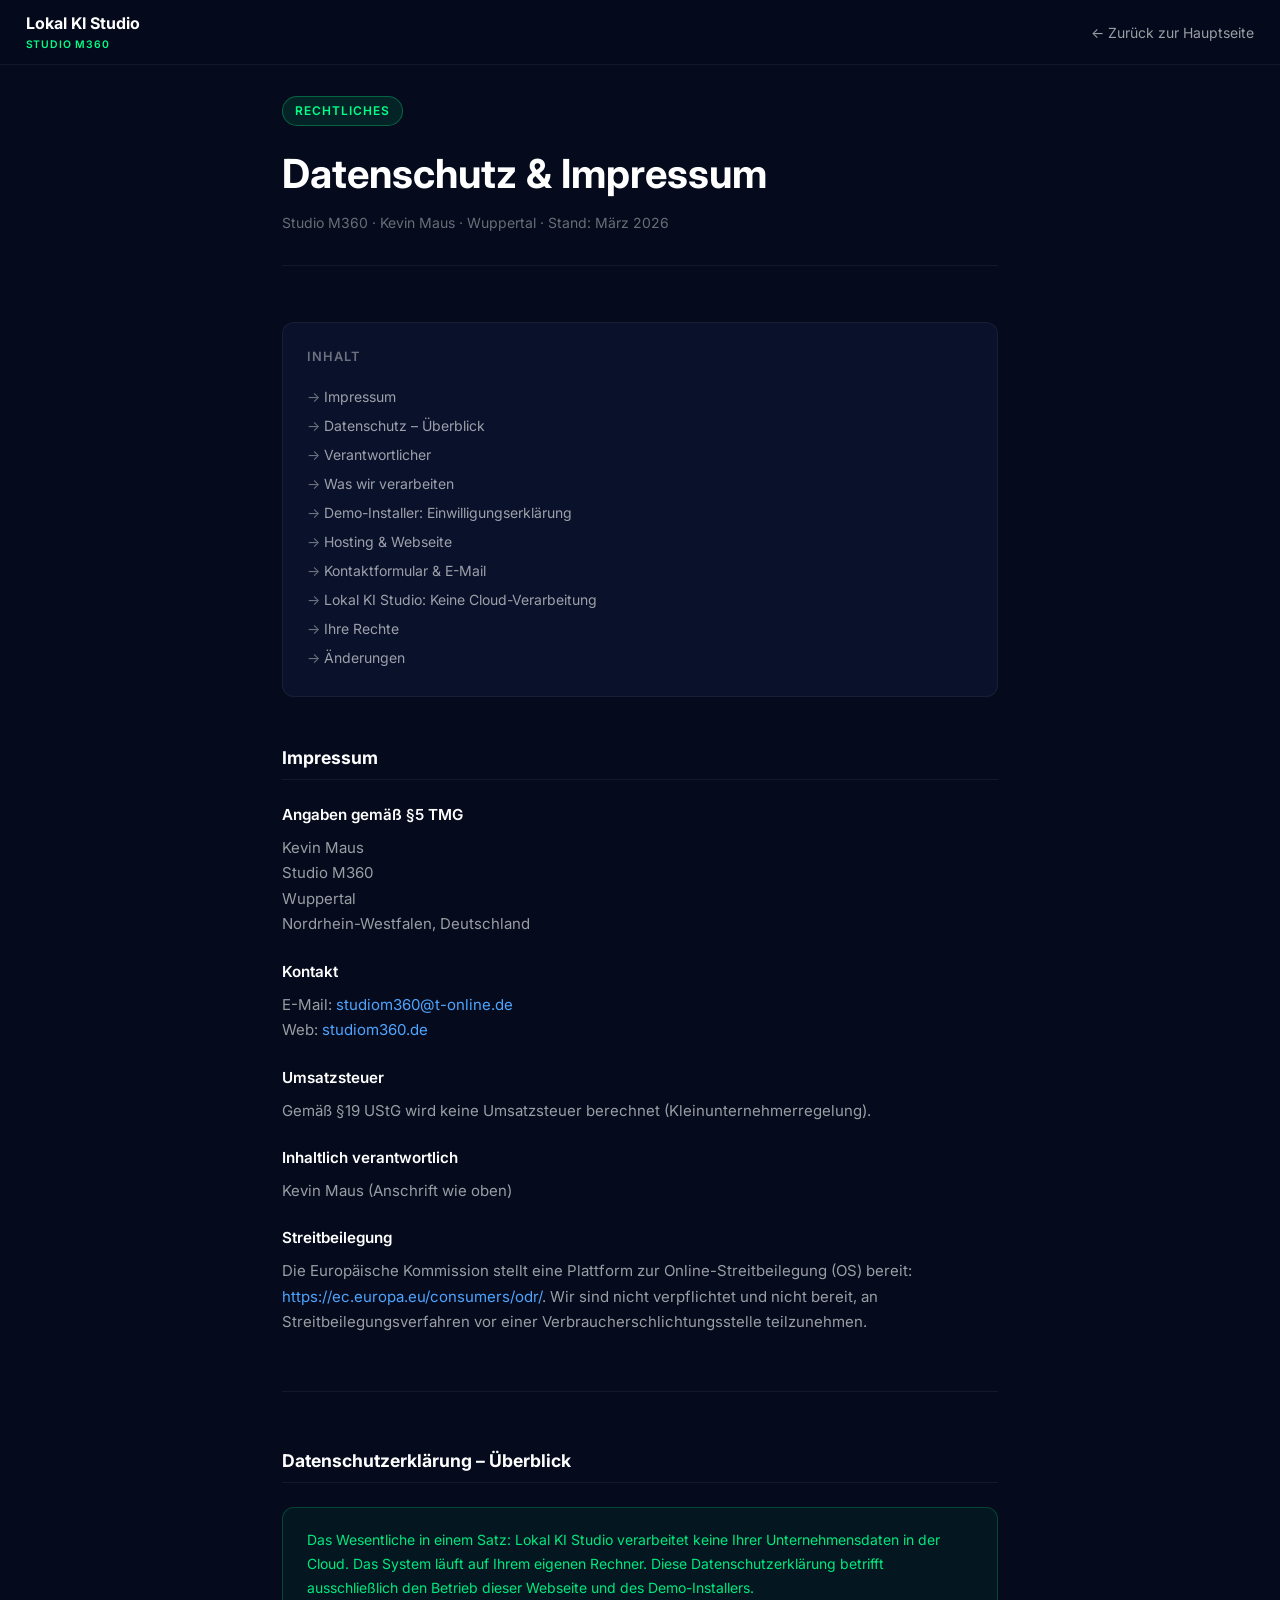
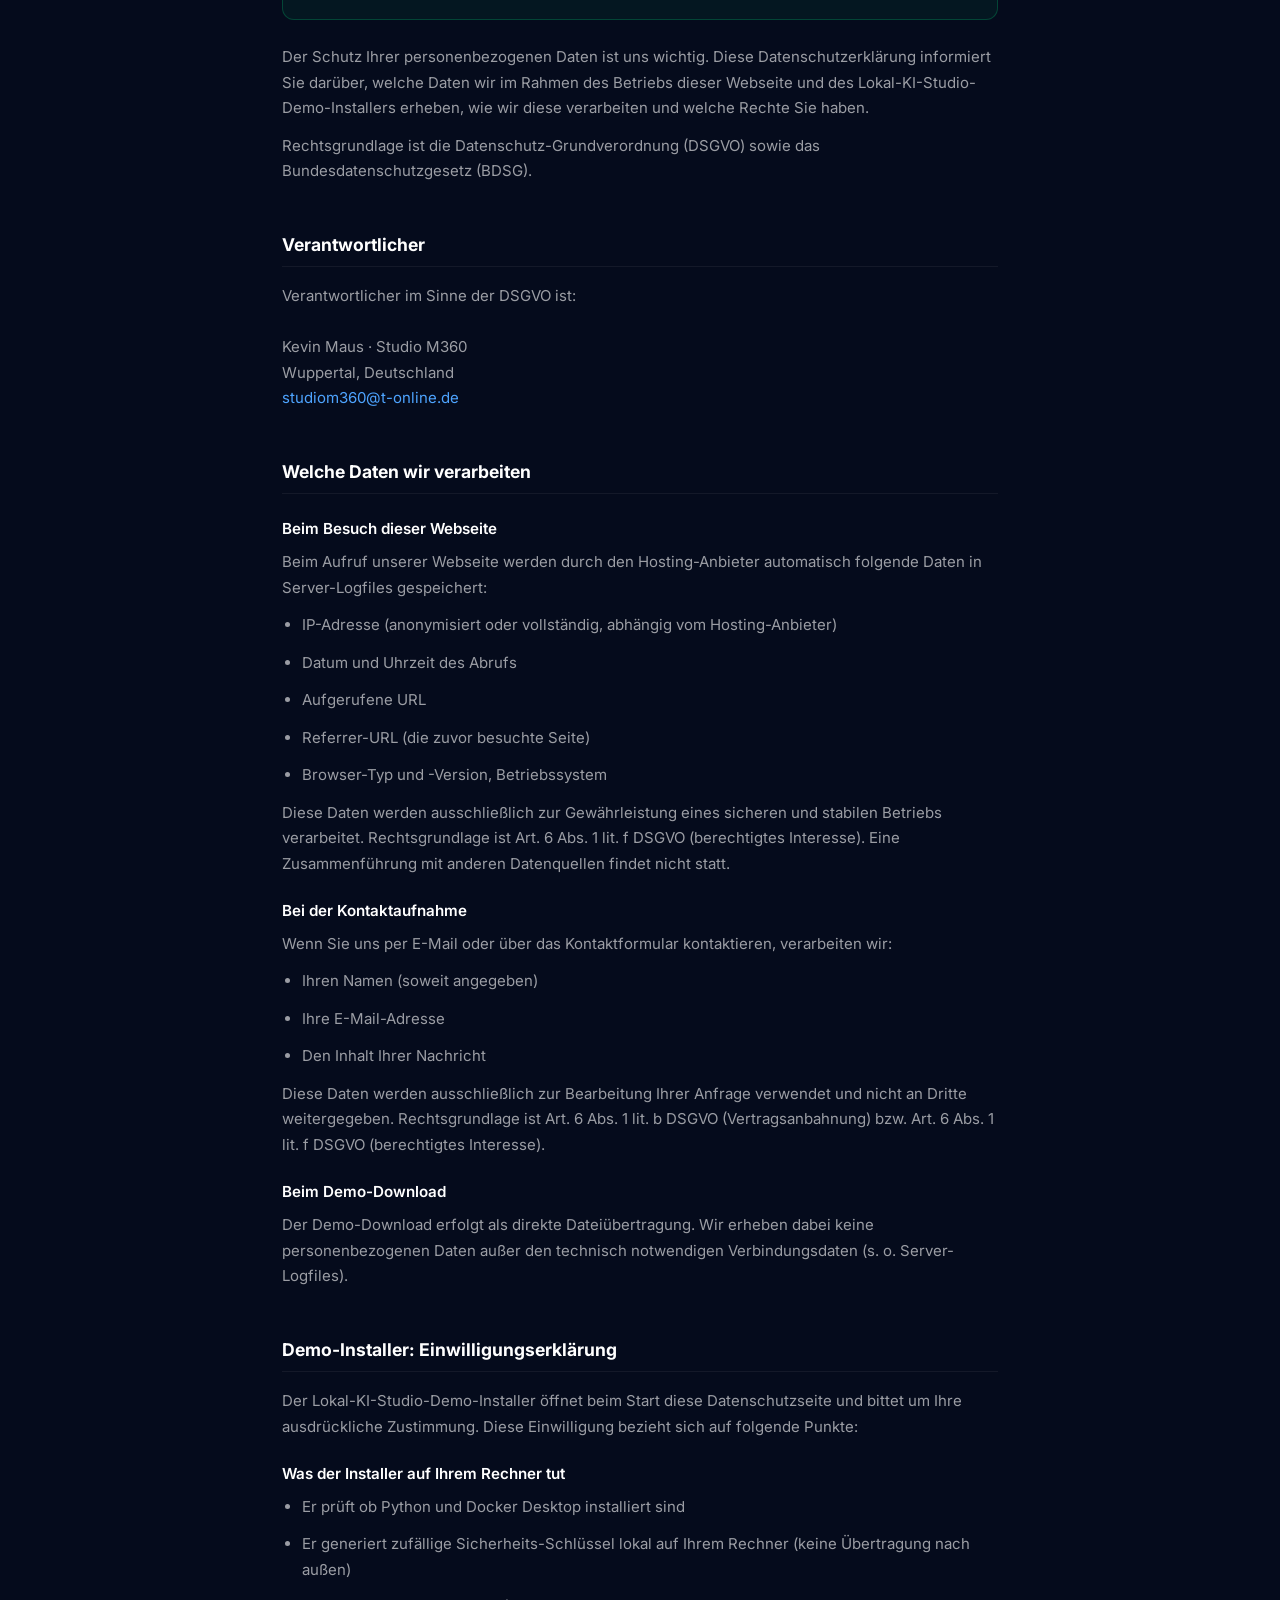
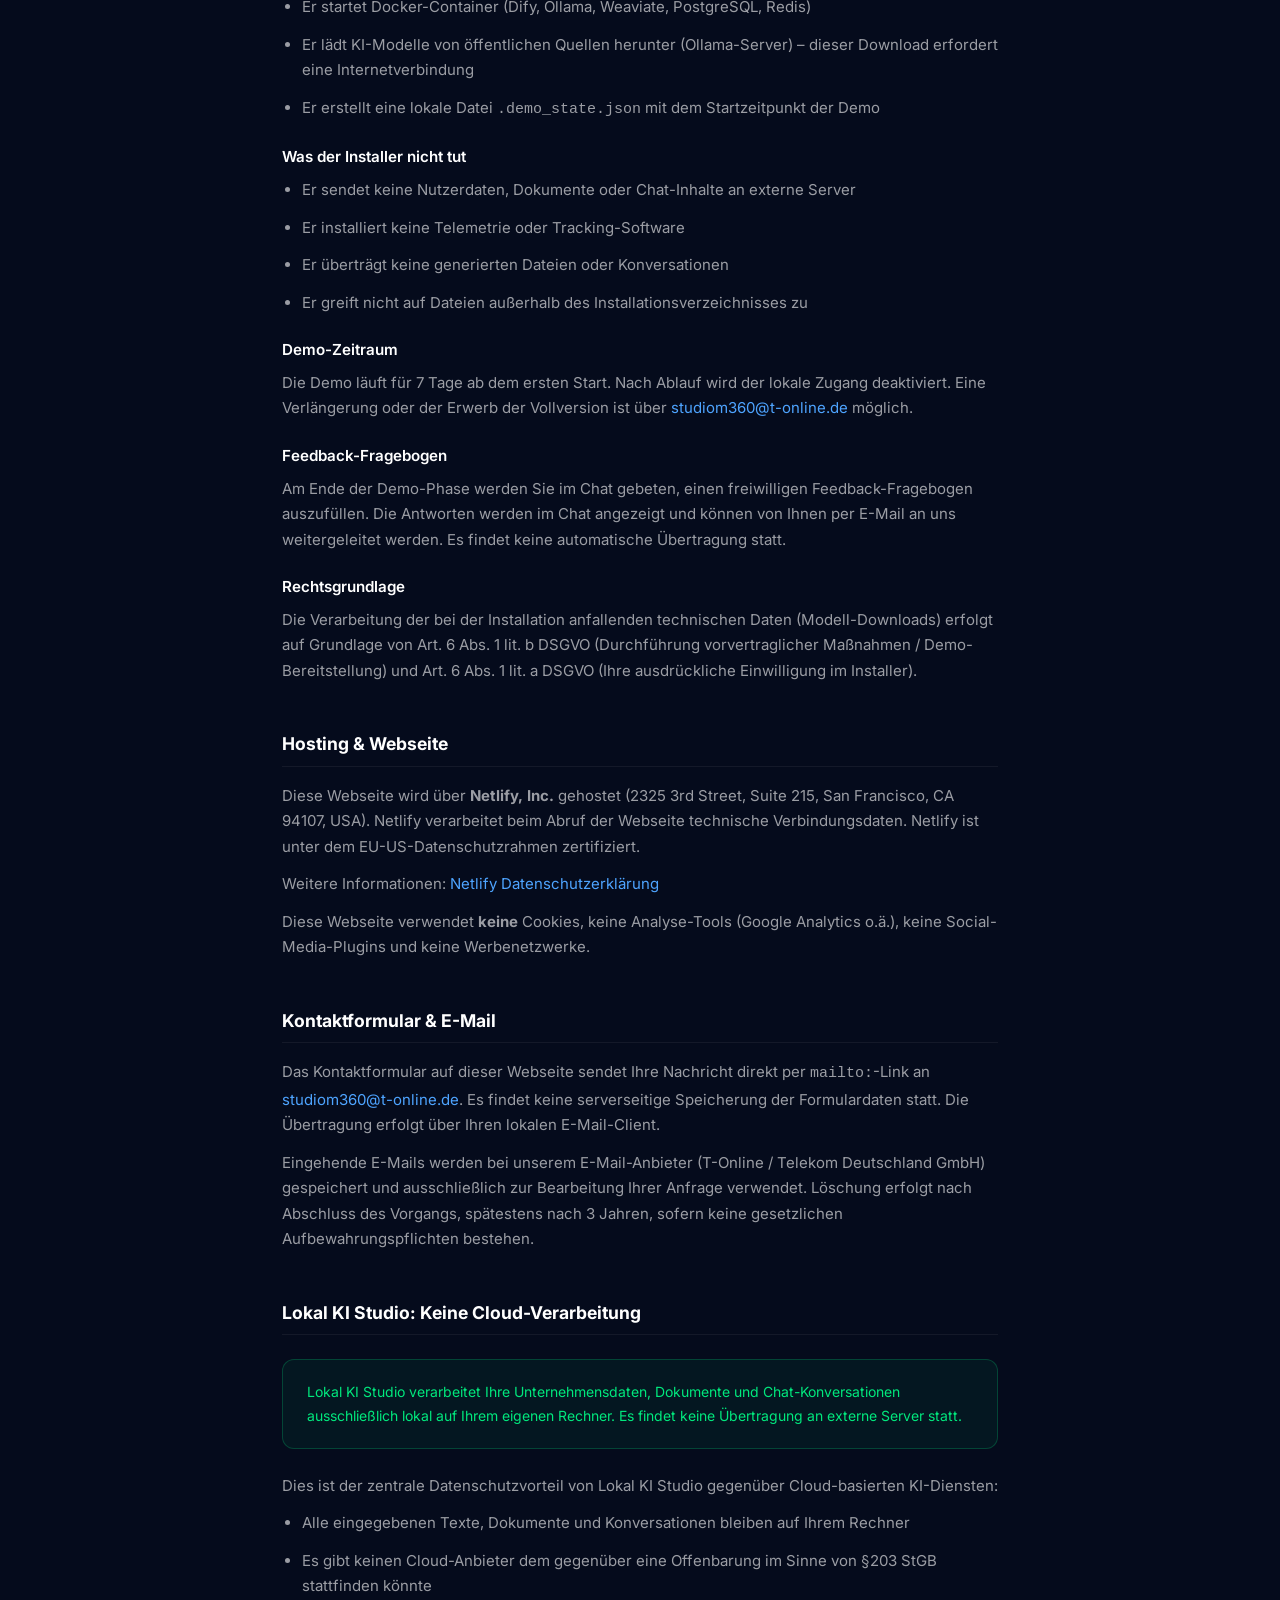
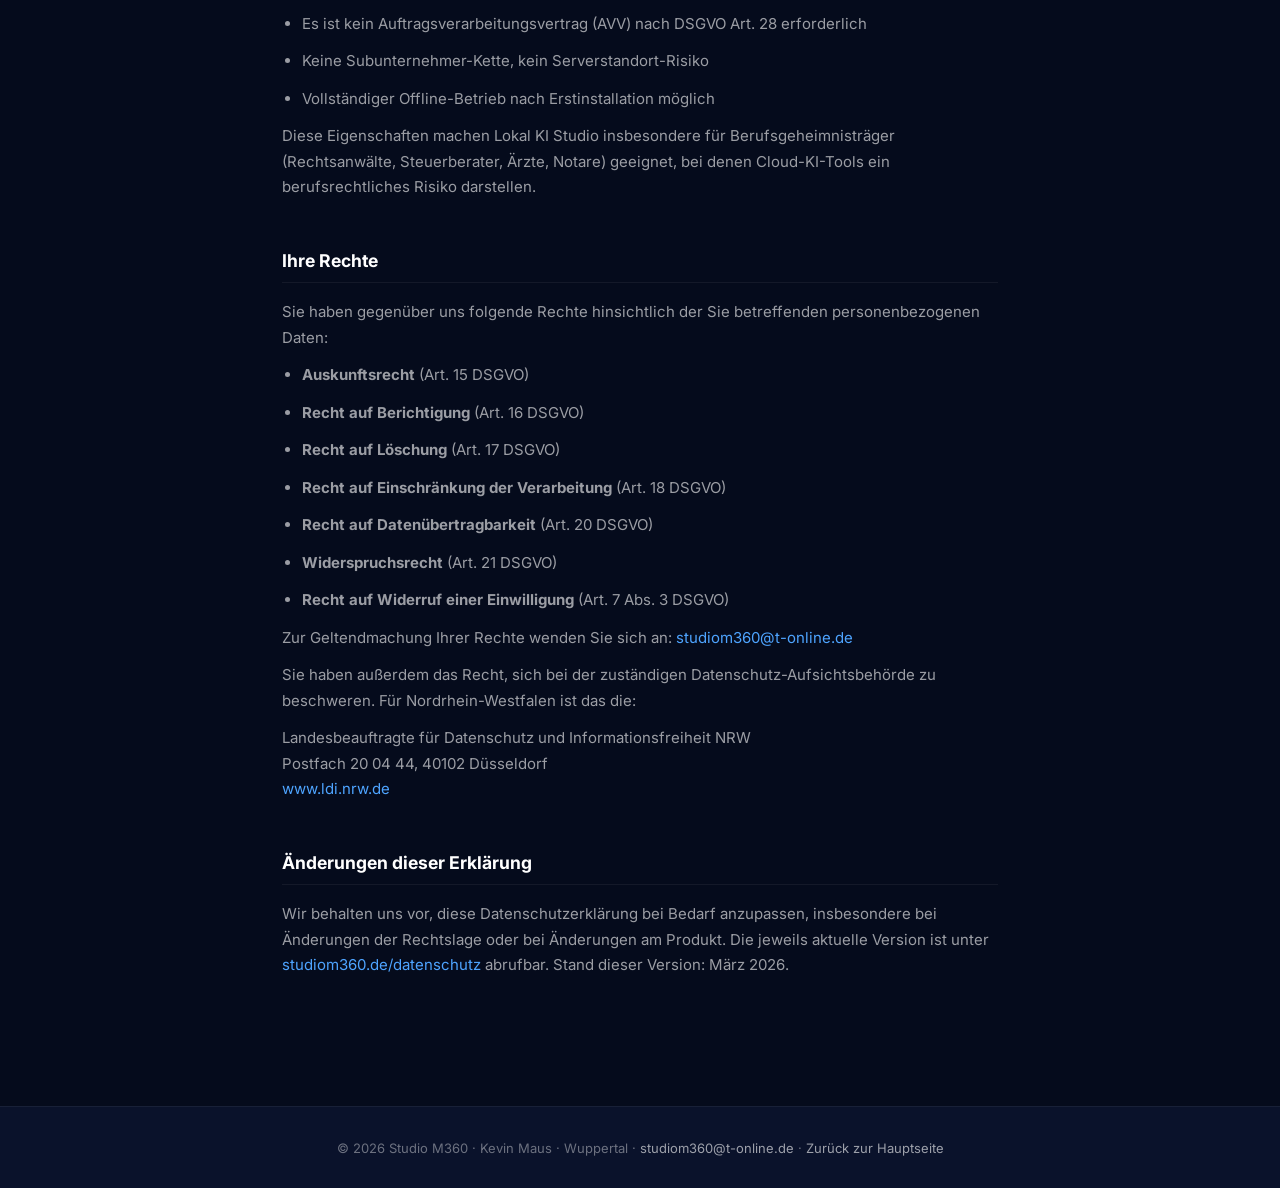
<file: datenschutz.html>
<!DOCTYPE html>
<html lang="de">
<head>
  <meta charset="UTF-8" />
  <meta name="viewport" content="width=device-width, initial-scale=1.0" />
  <title>Datenschutz & Impressum – Studio M360 / Lokal KI Studio</title>
  <meta name="description" content="Datenschutzerklärung und Impressum von Studio M360 – Lokal KI Studio." />
  <meta name="robots" content="noindex, follow" />
  <link rel="preconnect" href="https://fonts.googleapis.com" />
  <link href="https://fonts.googleapis.com/css2?family=Inter:wght@400;500;600;700&display=swap" rel="stylesheet" />
  <link rel="stylesheet" href="styles.css" />
  <style>
    .legal-page {
      max-width: 780px;
      margin: 0 auto;
      padding: 6rem 2rem 5rem;
    }
    .legal-back {
      display: inline-flex;
      align-items: center;
      gap: 0.5rem;
      color: var(--txt-dim);
      text-decoration: none;
      font-size: 0.875rem;
      margin-bottom: 3rem;
      transition: color 0.2s;
    }
    .legal-back:hover { color: var(--neon-500); }
    .legal-badge {
      display: inline-block;
      background: rgba(0,255,135,0.1);
      border: 1px solid rgba(0,255,135,0.3);
      color: var(--neon-500);
      font-size: 0.75rem;
      font-weight: 600;
      letter-spacing: 0.08em;
      text-transform: uppercase;
      padding: 0.3rem 0.75rem;
      border-radius: 999px;
      margin-bottom: 1.5rem;
    }
    .legal-page h1 {
      font-size: clamp(1.75rem, 4vw, 2.5rem);
      font-weight: 700;
      line-height: 1.2;
      margin: 0 0 0.5rem;
      color: var(--txt-primary);
    }
    .legal-meta {
      color: var(--txt-muted);
      font-size: 0.875rem;
      margin-bottom: 3.5rem;
      padding-bottom: 2rem;
      border-bottom: 1px solid var(--line-dark);
    }
    .legal-section {
      margin-bottom: 3rem;
    }
    .legal-section h2 {
      font-size: 1.1rem;
      font-weight: 700;
      color: var(--txt-primary);
      margin: 0 0 1rem;
      padding-bottom: 0.5rem;
      border-bottom: 1px solid var(--line-dark);
    }
    .legal-section h3 {
      font-size: 0.95rem;
      font-weight: 600;
      color: var(--txt-primary);
      margin: 1.5rem 0 0.5rem;
    }
    .legal-section p,
    .legal-section li {
      font-size: 0.9375rem;
      line-height: 1.7;
      color: var(--txt-dim);
      margin: 0 0 0.75rem;
    }
    .legal-section ul {
      padding-left: 1.25rem;
      margin: 0 0 0.75rem;
    }
    .legal-section a {
      color: var(--blue-300);
      text-decoration: none;
    }
    .legal-section a:hover {
      color: var(--neon-500);
      text-decoration: underline;
    }
    .info-box {
      background: rgba(0,255,135,0.05);
      border: 1px solid rgba(0,255,135,0.2);
      border-radius: var(--radius-md);
      padding: 1.25rem 1.5rem;
      margin: 1.5rem 0;
    }
    .info-box p {
      margin: 0;
      color: rgba(0,255,135,0.9) !important;
      font-size: 0.875rem !important;
    }
    .divider {
      border: none;
      border-top: 1px solid var(--line-dark);
      margin: 3.5rem 0;
    }
    .toc {
      background: var(--bg-card);
      border: 1px solid var(--line-dark);
      border-radius: var(--radius-md);
      padding: 1.5rem;
      margin-bottom: 3rem;
    }
    .toc-title {
      font-size: 0.8rem;
      font-weight: 600;
      letter-spacing: 0.08em;
      text-transform: uppercase;
      color: var(--txt-muted);
      margin: 0 0 1rem;
    }
    .toc a {
      display: block;
      color: var(--txt-dim);
      text-decoration: none;
      font-size: 0.875rem;
      padding: 0.25rem 0;
      transition: color 0.2s;
    }
    .toc a:hover { color: var(--neon-500); }
    .toc a::before { content: "→ "; color: var(--txt-muted); }
  </style>
</head>
<body>

  <!-- Nav -->
  <nav class="site-nav" style="position:fixed;top:0;left:0;right:0;z-index:100;background:rgba(5,11,28,0.95);backdrop-filter:blur(12px);border-bottom:1px solid var(--line-dark);">
    <div class="layout-row" style="height:64px;">
      <a href="index.html" style="text-decoration:none;display:flex;flex-direction:column;gap:0.1rem;">
        <span style="font-size:1rem;font-weight:700;color:var(--txt-primary);">Lokal KI Studio</span>
        <span style="font-size:0.65rem;color:var(--neon-500);letter-spacing:0.08em;font-weight:600;">STUDIO M360</span>
      </a>
      <a href="index.html" class="legal-back" style="margin:0;">← Zurück zur Hauptseite</a>
    </div>
  </nav>

  <main class="legal-page">

    <div class="legal-badge">Rechtliches</div>
    <h1>Datenschutz &amp; Impressum</h1>
    <p class="legal-meta">Studio M360 · Kevin Maus · Wuppertal · Stand: März 2026</p>

    <!-- Inhaltsverzeichnis -->
    <div class="toc">
      <div class="toc-title">Inhalt</div>
      <a href="#impressum">Impressum</a>
      <a href="#datenschutz-ueberblick">Datenschutz – Überblick</a>
      <a href="#verantwortlicher">Verantwortlicher</a>
      <a href="#was-wir-verarbeiten">Was wir verarbeiten</a>
      <a href="#demo-installer">Demo-Installer: Einwilligungserklärung</a>
      <a href="#hosting">Hosting & Webseite</a>
      <a href="#kontaktformular">Kontaktformular & E-Mail</a>
      <a href="#keine-cloud">Lokal KI Studio: Keine Cloud-Verarbeitung</a>
      <a href="#rechte">Ihre Rechte</a>
      <a href="#aenderungen">Änderungen</a>
    </div>

    <!-- IMPRESSUM -->
    <section class="legal-section" id="impressum">
      <h2>Impressum</h2>

      <h3>Angaben gemäß §5 TMG</h3>
      <p>
        Kevin Maus<br />
        Studio M360<br />
        Wuppertal<br />
        Nordrhein-Westfalen, Deutschland
      </p>

      <h3>Kontakt</h3>
      <p>
        E-Mail: <a href="mailto:studiom360@t-online.de">studiom360@t-online.de</a><br />
        Web: <a href="https://studiom360.de">studiom360.de</a>
      </p>

      <h3>Umsatzsteuer</h3>
      <p>
        Gemäß §19 UStG wird keine Umsatzsteuer berechnet (Kleinunternehmerregelung).
      </p>

      <h3>Inhaltlich verantwortlich</h3>
      <p>Kevin Maus (Anschrift wie oben)</p>

      <h3>Streitbeilegung</h3>
      <p>
        Die Europäische Kommission stellt eine Plattform zur Online-Streitbeilegung (OS) bereit:
        <a href="https://ec.europa.eu/consumers/odr/" target="_blank" rel="noopener">https://ec.europa.eu/consumers/odr/</a>.
        Wir sind nicht verpflichtet und nicht bereit, an Streitbeilegungsverfahren vor einer Verbraucherschlichtungsstelle teilzunehmen.
      </p>
    </section>

    <hr class="divider" />

    <!-- DATENSCHUTZ ÜBERBLICK -->
    <section class="legal-section" id="datenschutz-ueberblick">
      <h2>Datenschutzerklärung – Überblick</h2>

      <div class="info-box">
        <p>Das Wesentliche in einem Satz: Lokal KI Studio verarbeitet keine Ihrer Unternehmensdaten in der Cloud. Das System läuft auf Ihrem eigenen Rechner. Diese Datenschutzerklärung betrifft ausschließlich den Betrieb dieser Webseite und des Demo-Installers.</p>
      </div>

      <p>
        Der Schutz Ihrer personenbezogenen Daten ist uns wichtig. Diese Datenschutzerklärung informiert Sie darüber, welche Daten wir im Rahmen des Betriebs dieser Webseite und des Lokal-KI-Studio-Demo-Installers erheben, wie wir diese verarbeiten und welche Rechte Sie haben.
      </p>
      <p>
        Rechtsgrundlage ist die Datenschutz-Grundverordnung (DSGVO) sowie das Bundesdatenschutzgesetz (BDSG).
      </p>
    </section>

    <!-- VERANTWORTLICHER -->
    <section class="legal-section" id="verantwortlicher">
      <h2>Verantwortlicher</h2>
      <p>
        Verantwortlicher im Sinne der DSGVO ist:<br /><br />
        Kevin Maus · Studio M360<br />
        Wuppertal, Deutschland<br />
        <a href="mailto:studiom360@t-online.de">studiom360@t-online.de</a>
      </p>
    </section>

    <!-- WAS WIR VERARBEITEN -->
    <section class="legal-section" id="was-wir-verarbeiten">
      <h2>Welche Daten wir verarbeiten</h2>

      <h3>Beim Besuch dieser Webseite</h3>
      <p>
        Beim Aufruf unserer Webseite werden durch den Hosting-Anbieter automatisch folgende Daten in Server-Logfiles gespeichert:
      </p>
      <ul>
        <li>IP-Adresse (anonymisiert oder vollständig, abhängig vom Hosting-Anbieter)</li>
        <li>Datum und Uhrzeit des Abrufs</li>
        <li>Aufgerufene URL</li>
        <li>Referrer-URL (die zuvor besuchte Seite)</li>
        <li>Browser-Typ und -Version, Betriebssystem</li>
      </ul>
      <p>
        Diese Daten werden ausschließlich zur Gewährleistung eines sicheren und stabilen Betriebs verarbeitet. Rechtsgrundlage ist Art. 6 Abs. 1 lit. f DSGVO (berechtigtes Interesse). Eine Zusammenführung mit anderen Datenquellen findet nicht statt.
      </p>

      <h3>Bei der Kontaktaufnahme</h3>
      <p>
        Wenn Sie uns per E-Mail oder über das Kontaktformular kontaktieren, verarbeiten wir:
      </p>
      <ul>
        <li>Ihren Namen (soweit angegeben)</li>
        <li>Ihre E-Mail-Adresse</li>
        <li>Den Inhalt Ihrer Nachricht</li>
      </ul>
      <p>
        Diese Daten werden ausschließlich zur Bearbeitung Ihrer Anfrage verwendet und nicht an Dritte weitergegeben. Rechtsgrundlage ist Art. 6 Abs. 1 lit. b DSGVO (Vertragsanbahnung) bzw. Art. 6 Abs. 1 lit. f DSGVO (berechtigtes Interesse).
      </p>

      <h3>Beim Demo-Download</h3>
      <p>
        Der Demo-Download erfolgt als direkte Dateiübertragung. Wir erheben dabei keine personenbezogenen Daten außer den technisch notwendigen Verbindungsdaten (s. o. Server-Logfiles).
      </p>
    </section>

    <!-- DEMO INSTALLER -->
    <section class="legal-section" id="demo-installer">
      <h2>Demo-Installer: Einwilligungserklärung</h2>

      <p>
        Der Lokal-KI-Studio-Demo-Installer öffnet beim Start diese Datenschutzseite und bittet um Ihre ausdrückliche Zustimmung. Diese Einwilligung bezieht sich auf folgende Punkte:
      </p>

      <h3>Was der Installer auf Ihrem Rechner tut</h3>
      <ul>
        <li>Er prüft ob Python und Docker Desktop installiert sind</li>
        <li>Er generiert zufällige Sicherheits-Schlüssel lokal auf Ihrem Rechner (keine Übertragung nach außen)</li>
        <li>Er startet Docker-Container (Dify, Ollama, Weaviate, PostgreSQL, Redis)</li>
        <li>Er lädt KI-Modelle von öffentlichen Quellen herunter (Ollama-Server) – dieser Download erfordert eine Internetverbindung</li>
        <li>Er erstellt eine lokale Datei <code>.demo_state.json</code> mit dem Startzeitpunkt der Demo</li>
      </ul>

      <h3>Was der Installer nicht tut</h3>
      <ul>
        <li>Er sendet keine Nutzerdaten, Dokumente oder Chat-Inhalte an externe Server</li>
        <li>Er installiert keine Telemetrie oder Tracking-Software</li>
        <li>Er überträgt keine generierten Dateien oder Konversationen</li>
        <li>Er greift nicht auf Dateien außerhalb des Installationsverzeichnisses zu</li>
      </ul>

      <h3>Demo-Zeitraum</h3>
      <p>
        Die Demo läuft für 7 Tage ab dem ersten Start. Nach Ablauf wird der lokale Zugang deaktiviert. Eine Verlängerung oder der Erwerb der Vollversion ist über <a href="mailto:studiom360@t-online.de">studiom360@t-online.de</a> möglich.
      </p>

      <h3>Feedback-Fragebogen</h3>
      <p>
        Am Ende der Demo-Phase werden Sie im Chat gebeten, einen freiwilligen Feedback-Fragebogen auszufüllen. Die Antworten werden im Chat angezeigt und können von Ihnen per E-Mail an uns weitergeleitet werden. Es findet keine automatische Übertragung statt.
      </p>

      <h3>Rechtsgrundlage</h3>
      <p>
        Die Verarbeitung der bei der Installation anfallenden technischen Daten (Modell-Downloads) erfolgt auf Grundlage von Art. 6 Abs. 1 lit. b DSGVO (Durchführung vorvertraglicher Maßnahmen / Demo-Bereitstellung) und Art. 6 Abs. 1 lit. a DSGVO (Ihre ausdrückliche Einwilligung im Installer).
      </p>
    </section>

    <!-- HOSTING -->
    <section class="legal-section" id="hosting">
      <h2>Hosting &amp; Webseite</h2>
      <p>
        Diese Webseite wird über <strong>Netlify, Inc.</strong> gehostet (2325 3rd Street, Suite 215, San Francisco, CA 94107, USA). Netlify verarbeitet beim Abruf der Webseite technische Verbindungsdaten. Netlify ist unter dem EU-US-Datenschutzrahmen zertifiziert.
      </p>
      <p>
        Weitere Informationen: <a href="https://www.netlify.com/privacy/" target="_blank" rel="noopener">Netlify Datenschutzerklärung</a>
      </p>
      <p>
        Diese Webseite verwendet <strong>keine</strong> Cookies, keine Analyse-Tools (Google Analytics o.ä.), keine Social-Media-Plugins und keine Werbenetzwerke.
      </p>
    </section>

    <!-- KONTAKTFORMULAR -->
    <section class="legal-section" id="kontaktformular">
      <h2>Kontaktformular &amp; E-Mail</h2>
      <p>
        Das Kontaktformular auf dieser Webseite sendet Ihre Nachricht direkt per <code>mailto:</code>-Link an <a href="mailto:studiom360@t-online.de">studiom360@t-online.de</a>. Es findet keine serverseitige Speicherung der Formulardaten statt. Die Übertragung erfolgt über Ihren lokalen E-Mail-Client.
      </p>
      <p>
        Eingehende E-Mails werden bei unserem E-Mail-Anbieter (T-Online / Telekom Deutschland GmbH) gespeichert und ausschließlich zur Bearbeitung Ihrer Anfrage verwendet. Löschung erfolgt nach Abschluss des Vorgangs, spätestens nach 3 Jahren, sofern keine gesetzlichen Aufbewahrungspflichten bestehen.
      </p>
    </section>

    <!-- KEINE CLOUD -->
    <section class="legal-section" id="keine-cloud">
      <h2>Lokal KI Studio: Keine Cloud-Verarbeitung</h2>

      <div class="info-box">
        <p>Lokal KI Studio verarbeitet Ihre Unternehmensdaten, Dokumente und Chat-Konversationen ausschließlich lokal auf Ihrem eigenen Rechner. Es findet keine Übertragung an externe Server statt.</p>
      </div>

      <p>
        Dies ist der zentrale Datenschutzvorteil von Lokal KI Studio gegenüber Cloud-basierten KI-Diensten:
      </p>
      <ul>
        <li>Alle eingegebenen Texte, Dokumente und Konversationen bleiben auf Ihrem Rechner</li>
        <li>Es gibt keinen Cloud-Anbieter dem gegenüber eine Offenbarung im Sinne von §203 StGB stattfinden könnte</li>
        <li>Es ist kein Auftragsverarbeitungsvertrag (AVV) nach DSGVO Art. 28 erforderlich</li>
        <li>Keine Subunternehmer-Kette, kein Serverstandort-Risiko</li>
        <li>Vollständiger Offline-Betrieb nach Erstinstallation möglich</li>
      </ul>
      <p>
        Diese Eigenschaften machen Lokal KI Studio insbesondere für Berufsgeheimnisträger (Rechtsanwälte, Steuerberater, Ärzte, Notare) geeignet, bei denen Cloud-KI-Tools ein berufsrechtliches Risiko darstellen.
      </p>
    </section>

    <!-- RECHTE -->
    <section class="legal-section" id="rechte">
      <h2>Ihre Rechte</h2>
      <p>Sie haben gegenüber uns folgende Rechte hinsichtlich der Sie betreffenden personenbezogenen Daten:</p>
      <ul>
        <li><strong>Auskunftsrecht</strong> (Art. 15 DSGVO)</li>
        <li><strong>Recht auf Berichtigung</strong> (Art. 16 DSGVO)</li>
        <li><strong>Recht auf Löschung</strong> (Art. 17 DSGVO)</li>
        <li><strong>Recht auf Einschränkung der Verarbeitung</strong> (Art. 18 DSGVO)</li>
        <li><strong>Recht auf Datenübertragbarkeit</strong> (Art. 20 DSGVO)</li>
        <li><strong>Widerspruchsrecht</strong> (Art. 21 DSGVO)</li>
        <li><strong>Recht auf Widerruf einer Einwilligung</strong> (Art. 7 Abs. 3 DSGVO)</li>
      </ul>
      <p>
        Zur Geltendmachung Ihrer Rechte wenden Sie sich an:
        <a href="mailto:studiom360@t-online.de">studiom360@t-online.de</a>
      </p>
      <p>
        Sie haben außerdem das Recht, sich bei der zuständigen Datenschutz-Aufsichtsbehörde zu beschweren. Für Nordrhein-Westfalen ist das die:
      </p>
      <p>
        Landesbeauftragte für Datenschutz und Informationsfreiheit NRW<br />
        Postfach 20 04 44, 40102 Düsseldorf<br />
        <a href="https://www.ldi.nrw.de" target="_blank" rel="noopener">www.ldi.nrw.de</a>
      </p>
    </section>

    <!-- ÄNDERUNGEN -->
    <section class="legal-section" id="aenderungen">
      <h2>Änderungen dieser Erklärung</h2>
      <p>
        Wir behalten uns vor, diese Datenschutzerklärung bei Bedarf anzupassen, insbesondere bei Änderungen der Rechtslage oder bei Änderungen am Produkt. Die jeweils aktuelle Version ist unter <a href="https://studiom360.de/datenschutz">studiom360.de/datenschutz</a> abrufbar. Stand dieser Version: März 2026.
      </p>
    </section>

  </main>

  <!-- Footer -->
  <footer style="background:var(--bg-card);border-top:1px solid var(--line-dark);padding:2rem;text-align:center;">
    <p style="color:var(--txt-muted);font-size:0.8125rem;margin:0;">
      © 2026 Studio M360 · Kevin Maus · Wuppertal ·
      <a href="mailto:studiom360@t-online.de" style="color:var(--txt-dim);text-decoration:none;">studiom360@t-online.de</a> ·
      <a href="index.html" style="color:var(--txt-dim);text-decoration:none;">Zurück zur Hauptseite</a>
    </p>
  </footer>

</body>
</html>
</file>
<file: styles.css>
/* MIT License: frei kommerziell nutzbar */

/* Color System */
:root {
  --bg-main: #050b1c;
  --bg-card: #0a122b;
  --bg-hover: rgba(0, 255, 140, 0.08);

  --line-dark: rgba(255,255,255,0.06);
  --line-mid: rgba(255,255,255,0.12);

  --txt-primary: #ffffff;
  --txt-dim: rgba(255,255,255,0.6);
  --txt-muted: rgba(255,255,255,0.4);

  --blue-500: #2d6bff;
  --blue-300: #4ea4ff;
  --blue-200: #86c7ff;

  --neon-500: #00ff87;
  --neon-glow: 0 0 20px rgba(0,255,135,0.4), 0 0 60px rgba(0,255,135,0.2);

  --radius-lg: 1.5rem;
  --radius-md: 0.75rem;

  --font-stack: 'Inter', system-ui, -apple-system, BlinkMacSystemFont, 'Segoe UI',
    Roboto, 'Helvetica Neue', sans-serif;

  --pad-page: clamp(1.5rem, 2vw, 2rem);
  --page-max: 1280px;
}

/* Reset-ish */
* {
  box-sizing: border-box;
  -webkit-font-smoothing: antialiased;
}
body {
  margin: 0;
  background-color: var(--bg-main);
  color: var(--txt-primary);
  font-family: var(--font-stack);
  line-height: 1.5;
}

/* Layout helpers */
.layout-row {
  width: 100%;
  max-width: var(--page-max);
  padding: 0 var(--pad-page);
  margin: 0 auto;
  display: flex;
  align-items: center;
  justify-content: space-between;
}
.layout-col {
  width: 100%;
  max-width: var(--page-max);
  padding: 0 var(--pad-page);
  margin: 0 auto;
  display: flex;
  flex-direction: column;
  gap: 2rem;
}
.layout-col.tight {
  max-width: 1000px;
}

.section {
  padding: clamp(4rem, 4vw, 5rem) 0;
  position: relative;
}

/* Header / Nav */
.site-header {
  position: sticky;
  top: 0;
  z-index: 1000;
  background: rgba(5,11,28,0.75);
  backdrop-filter: blur(12px);
  border-bottom: 1px solid var(--line-dark);
}
.header-inner {
  min-height: 4rem;
}
.brand {
  display: flex;
  align-items: center;
  gap: 0.75rem;
}
.brand-mark {
  background: radial-gradient(circle at 20% 20%, var(--neon-500) 0%, #003b22 60%);
  color: #000;
  font-size: 0.8rem;
  font-weight: 600;
  border-radius: var(--radius-md);
  padding: 0.5rem 0.6rem;
  line-height: 1;
  box-shadow: var(--neon-glow);
}
.brand-text {
  display: flex;
  flex-direction: column;
  line-height: 1.2;
}
.brand-line1 {
  font-size: 0.9rem;
  font-weight: 600;
  color: var(--txt-primary);
}
.brand-line2 {
  font-size: 0.7rem;
  font-weight: 400;
  color: var(--txt-muted);
}

.main-nav {
  display: flex;
  align-items: center;
  gap: 1rem;
}
.nav-link {
  font-size: 0.85rem;
  color: var(--txt-dim);
  text-decoration: none;
  padding: 0.5rem 0.75rem;
  border-radius: var(--radius-md);
}
.nav-link:hover {
  background: var(--bg-hover);
  color: var(--txt-primary);
}
.btn-ghost {
  background: rgba(0,255,135,0.1);
  color: var(--neon-500);
  border: 1px solid rgba(0,255,135,0.4);
  border-radius: var(--radius-md);
  font-size: 0.8rem;
  font-weight: 500;
  text-decoration: none;
  padding: 0.5rem 0.75rem;
  display: inline-flex;
  align-items: center;
  box-shadow: var(--neon-glow);
}
.btn-ghost:hover {
  background: rgba(0,255,135,0.15);
}

/* Burger for mobile */
.burger {
  display: none;
  border: 0;
  background: transparent;
  flex-direction: column;
  gap: 4px;
  padding: 0.5rem;
}
.burger span {
  height: 2px;
  width: 24px;
  background: var(--txt-primary);
  border-radius: 2px;
}

/* Mobile overlay nav */
.nav-overlay {
  position: fixed;
  inset: 0;
  background: rgba(5,11,28,0.95);
  backdrop-filter: blur(16px);
  display: none;
  flex-direction: column;
  padding: var(--pad-page);
  z-index: 2000;
}
.nav-overlay.active {
  display: flex;
}
.nav-overlay-close {
  align-self: flex-end;
  border: 0;
  background: transparent;
  color: var(--txt-primary);
  font-size: 1rem;
  padding: 0.5rem;
  line-height: 1;
  cursor: pointer;
}
.nav-overlay-links {
  display: flex;
  flex-direction: column;
  margin-top: 2rem;
  gap: 1rem;
}
.nav-overlay-link,
.nav-overlay-cta {
  background: var(--bg-card);
  border: 1px solid var(--line-mid);
  border-radius: var(--radius-md);
  padding: 0.9rem 1rem;
  text-decoration: none;
  font-size: 1rem;
  color: var(--txt-primary);
}
.nav-overlay-cta {
  border-color: rgba(0,255,135,0.4);
  color: var(--neon-500);
  background: rgba(0,255,135,0.07);
  box-shadow: var(--neon-glow);
}

/* Hero */
.hero {
  padding-top: clamp(4rem,5vw,6rem);
  padding-bottom: clamp(4rem,5vw,6rem);
  background: radial-gradient(circle at 20% 20%, rgba(0,255,135,0.15) 0%, rgba(0,0,0,0) 60%),
              radial-gradient(circle at 80% 20%, rgba(45,107,255,0.25) 0%, rgba(0,0,0,0) 60%);
}
.hero-inner {
  display: grid;
  grid-template-columns: minmax(0,1fr) minmax(0,420px);
  align-items: flex-start;
  gap: clamp(2rem,3vw,3rem);
}
.headline-xl {
  font-size: clamp(2rem, 2vw, 2.5rem);
  font-weight: 600;
  line-height: 1.15;
  margin: 0 0 1rem;
}
.gradient-text {
  background: linear-gradient(90deg, var(--txt-primary) 0%, var(--blue-200) 40%, var(--neon-500) 80%);
  -webkit-background-clip: text;
  color: transparent;
  text-shadow: var(--neon-glow);
}
.lead {
  font-size: 1rem;
  color: var(--txt-dim);
  max-width: 42ch;
  margin-bottom: 1rem;
}

.hero-highlights {
  display: flex;
  flex-wrap: wrap;
  gap: 0.5rem;
  margin-bottom: 1rem;
}
.pill {
  background: rgba(255,255,255,0.05);
  border: 1px solid var(--line-mid);
  border-radius: 999px;
  padding: 0.4rem 0.75rem;
  font-size: 0.7rem;
  color: var(--txt-primary);
  line-height: 1.2;
  white-space: nowrap;
}
.hero-cta-row {
  display: flex;
  flex-wrap: wrap;
  gap: 0.75rem;
  margin-bottom: 1rem;
}
.btn {
  display: inline-flex;
  justify-content: center;
  align-items: center;
  text-decoration: none;
  border-radius: var(--radius-md);
  font-size: 0.8rem;
  font-weight: 500;
  line-height: 1.2;
  border: 1px solid transparent;
  cursor: pointer;
  min-height: 2.5rem;
  padding: 0.6rem 1rem;
}
.btn-primary {
  background: var(--neon-500);
  color: #000;
  box-shadow: var(--neon-glow);
}
.btn-primary:hover {
  filter: brightness(1.05);
}
.btn-outline {
  background: rgba(45,107,255,0.1);
  color: var(--blue-200);
  border-color: rgba(78,164,255,0.5);
}
.btn-outline:hover {
  background: rgba(45,107,255,0.15);
}

/* full width button variant */
.btn-full {
  width: 100%;
}

.trust-note {
  font-size: 0.7rem;
  color: var(--txt-muted);
  display: flex;
  align-items: center;
  gap: 0.5rem;
}
.dot {
  width: 8px;
  height: 8px;
  border-radius: 999px;
  background: var(--txt-muted);
  box-shadow: 0 0 8px rgba(255,255,255,0.5);
}
.dot-green {
  background: var(--neon-500);
  box-shadow: var(--neon-glow);
}

/* Hero card (metrics) */
.hero-card {
  max-width: 420px;
}
.hero-card-inner {
  background: var(--bg-card);
  border-radius: var(--radius-lg);
  border: 1px solid var(--line-mid);
  box-shadow: 0 30px 80px rgba(0,0,0,0.8),
              0 0 60px rgba(0,255,135,0.15),
              0 0 140px rgba(45,107,255,0.2);
  padding: 1.25rem 1rem 1rem;
  display: flex;
  flex-direction: column;
  gap: 1rem;
  position: relative;
}
.hero-card-inner::after {
  content: "";
  position: absolute;
  inset: 0;
  border-radius: inherit;
  background: radial-gradient(circle at 20% 0%, rgba(0,255,135,0.15) 0%, rgba(0,0,0,0) 70%);
  pointer-events: none;
}
.hero-card-top {
  display: flex;
  justify-content: space-between;
  align-items: flex-start;
}
.status {
  font-size: 0.7rem;
  color: var(--txt-primary);
  font-weight: 500;
  display: flex;
  align-items: center;
  gap: 0.5rem;
}
.status-dot {
  width: 8px;
  height: 8px;
  background: var(--neon-500);
  border-radius: 999px;
  box-shadow: var(--neon-glow);
}
.status-hint {
  font-size: 0.6rem;
  color: var(--txt-muted);
  text-align: right;
}
.hero-metrics {
  display: grid;
  gap: 0.75rem;
}
.metric-box {
  background: rgba(255,255,255,0.02);
  border: 1px solid var(--line-dark);
  border-radius: var(--radius-md);
  padding: 0.75rem;
}
.metric-label {
  font-size: 0.6rem;
  color: var(--txt-muted);
}
.metric-value {
  font-size: 1rem;
  font-weight: 600;
  color: var(--txt-primary);
  line-height: 1.2;
}
.metric-value.green {
  color: var(--neon-500);
  text-shadow: var(--neon-glow);
}
.metric-value.blue {
  color: var(--blue-200);
}
.metric-value.neon {
  color: var(--neon-500);
  text-shadow: var(--neon-glow);
}
.metric-desc {
  font-size: 0.65rem;
  color: var(--txt-dim);
  line-height: 1.3;
}
.hero-footnote {
  font-size: 0.7rem;
  color: var(--txt-muted);
  line-height: 1.4;
  border-top: 1px solid var(--line-dark);
  padding-top: 0.75rem;
}

/* Sections shared */
.section-head {
  display: flex;
  flex-direction: column;
  gap: 0.5rem;
}
.headline-l {
  margin: 0;
  font-size: 1.4rem;
  font-weight: 600;
  color: var(--txt-primary);
  line-height: 1.2;
}
.section-desc {
  color: var(--txt-dim);
  font-size: 0.9rem;
  max-width: 60ch;
  line-height: 1.4;
  margin: 0;
}

/* Cards */
.card {
  background: var(--bg-card);
  border: 1px solid var(--line-mid);
  border-radius: var(--radius-lg);
  padding: 1.25rem 1rem 1rem;
  position: relative;
  box-shadow: 0 20px 80px rgba(0,0,0,0.7), 0 0 80px rgba(45,107,255,0.15), 0 0 120px rgba(0,255,135,0.15);
}

/* Why section */
.why {
  background: radial-gradient(circle at 80% 20%, rgba(45,107,255,0.2) 0%, rgba(0,0,0,0) 60%);
}
.grid-3 {
  display: grid;
  grid-template-columns: repeat(auto-fit,minmax(min(260px,100%),1fr));
  gap: 1rem;
}
.feature-card .icon-circle {
  width: 2.5rem;
  height: 2.5rem;
  border-radius: var(--radius-md);
  background: rgba(0,255,135,0.07);
  box-shadow: var(--neon-glow);
  border: 1px solid rgba(0,255,135,0.4);
  display: flex;
  align-items: center;
  justify-content: center;
  color: var(--neon-500);
  font-size: 1.1rem;
  margin-bottom: 0.75rem;
}
.feature-title {
  font-size: 1rem;
  font-weight: 600;
  color: var(--txt-primary);
  margin-bottom: 0.5rem;
}
.feature-text {
  font-size: 0.85rem;
  color: var(--txt-dim);
  line-height: 1.4;
}

/* Solutions */
.solutions {
  background: radial-gradient(circle at 0% 20%, rgba(0,255,135,0.15) 0%, rgba(0,0,0,0) 60%);
}
.solutions-grid {
  display: grid;
  grid-template-columns: repeat(auto-fit,minmax(min(320px,100%),1fr));
  gap: 1rem;
}
.solution-block {
  display: flex;
  flex-direction: column;
  gap: 0.75rem;
}
.solution-head {
  display: flex;
  align-items: center;
  gap: 0.75rem;
}
.solution-icon {
  font-size: 1.1rem;
  background: rgba(45,107,255,0.15);
  color: var(--blue-200);
  border: 1px solid rgba(78,164,255,0.5);
  border-radius: var(--radius-md);
  min-width: 2.25rem;
  height: 2.25rem;
  display: flex;
  align-items: center;
  justify-content: center;
}
.solution-title {
  font-size: 1rem;
  font-weight: 600;
  color: var(--txt-primary);
}
.solution-text {
  font-size: 0.85rem;
  color: var(--txt-dim);
  line-height: 1.4;
  margin-bottom: 0.5rem;
}
.bullet-list {
  margin: 0;
  padding-left: 1.2rem;
  color: var(--txt-primary);
  font-size: 0.8rem;
  line-height: 1.4;
}
.bullet-list li {
  margin-bottom: 0.4rem;
  color: var(--txt-dim);
}
.bullet-list.tight li {
  margin-bottom: 0.25rem;
}

/* Workflow */
.workflow {
  background: radial-gradient(circle at 100% 0%, rgba(78,164,255,0.12) 0%, rgba(0,0,0,0) 70%);
}
.timeline {
  display: grid;
  grid-template-columns: repeat(auto-fit,minmax(min(300px,100%),1fr));
  gap: 1rem;
}
.tl-step {
  position: relative;
  background: var(--bg-card);
  border: 1px solid var(--line-mid);
  border-radius: var(--radius-lg);
  padding: 1rem 1rem 0.9rem 1rem;
  min-height: 180px;
  box-shadow: 0 20px 80px rgba(0,0,0,0.7), 0 0 60px rgba(0,255,135,0.15);
}
.tl-marker {
  position: absolute;
  top: 1rem;
  right: 1rem;
  background: rgba(0,255,135,0.07);
  border: 1px solid rgba(0,255,135,0.4);
  color: var(--neon-500);
  font-size: 0.7rem;
  font-weight: 600;
  line-height: 1;
  padding: 0.4rem 0.5rem;
  border-radius: var(--radius-md);
  box-shadow: var(--neon-glow);
}
.tl-title {
  font-size: 0.9rem;
  font-weight: 600;
  color: var(--txt-primary);
  margin-bottom: 0.5rem;
  line-height: 1.3;
}
.tl-text {
  font-size: 0.8rem;
  line-height: 1.4;
  color: var(--txt-dim);
  max-width: 65ch;
}
.txt-neon {
  color: var(--neon-500);
  text-shadow: var(--neon-glow);
}

/* Workflow bottom card */
.workflow-bottom-card {
  display: flex;
  flex-wrap: wrap;
  justify-content: space-between;
  row-gap: 1rem;
}
.wbc-left {
  max-width: 500px;
}
.wbc-eyebrow {
  font-size: 0.7rem;
  font-weight: 500;
  color: var(--blue-200);
  margin-bottom: 0.5rem;
  text-shadow: 0 0 10px rgba(78,164,255,0.5);
}
.wbc-headline {
  font-size: 1rem;
  font-weight: 600;
  line-height: 1.4;
  color: var(--txt-primary);
}
.wbc-right {
  min-width: 200px;
}

/* Contact */
.contact {
  background: radial-gradient(circle at 20% 80%, rgba(0,255,135,0.15) 0%, rgba(0,0,0,0) 70%);
}
.contact-inner {
  display: grid;
  grid-template-columns: minmax(0,1fr) minmax(0,400px);
  gap: 2rem;
}
.contact-left .headline-l {
  font-size: 1.3rem;
}
.contact-box {
  display: flex;
  flex-direction: column;
  gap: 1rem;
}
.contact-line {
  display: flex;
  flex-direction: column;
}
.cl-label {
  font-size: 0.7rem;
  color: var(--txt-muted);
  margin-bottom: 0.25rem;
}
.cl-value {
  font-size: 0.9rem;
  font-weight: 500;
  color: var(--txt-primary);
  line-height: 1.3;
}
.cl-link {
  color: var(--neon-500);
  text-decoration: none;
  text-shadow: var(--neon-glow);
  font-weight: 500;
}
.cl-link:hover {
  filter: brightness(1.2);
}
.microcopy {
  font-size: 0.7rem;
  color: var(--txt-muted);
  line-height: 1.4;
}

/* Contact form */
.contact-form {
  display: flex;
  flex-direction: column;
  gap: 1rem;
}
.cf-head {
  display: flex;
  justify-content: space-between;
  align-items: baseline;
}
.cf-title {
  color: var(--txt-primary);
  font-size: 0.9rem;
  font-weight: 600;
}
.cf-hint {
  color: var(--txt-muted);
  font-size: 0.7rem;
}
.cf-field {
  display: flex;
  flex-direction: column;
  gap: 0.4rem;
}
.cf-label {
  font-size: 0.7rem;
  color: var(--txt-muted);
}
.cf-input,
.cf-textarea {
  width: 100%;
  background: rgba(255,255,255,0.02);
  border: 1px solid var(--line-mid);
  border-radius: var(--radius-md);
  color: var(--txt-primary);
  padding: 0.75rem 0.75rem;
  font-family: inherit;
  font-size: 0.8rem;
  line-height: 1.3;
}
.cf-input:focus,
.cf-textarea:focus {
  outline: 2px solid var(--blue-500);
  box-shadow: 0 0 20px rgba(45,107,255,0.6);
}
.cf-footnote {
  font-size: 0.7rem;
  line-height: 1.4;
  color: var(--txt-muted);
}

/* Footer */
.site-footer {
  border-top: 1px solid var(--line-dark);
  background: #040816;
  padding: 3rem 0 4rem;
}
.footer-inner {
  gap: 2rem;
}
.footer-top {
  display: flex;
  flex-wrap: wrap;
  justify-content: space-between;
  row-gap: 1rem;
}
.brand-footer .brand-mark {
  font-size: 0.7rem;
}
.footer-links {
  display: flex;
  flex-wrap: wrap;
  gap: 1rem;
  font-size: 0.8rem;
}
.footer-link {
  color: var(--txt-dim);
  text-decoration: none;
}
.footer-link:hover {
  color: var(--txt-primary);
}
.footer-bottom {
  display: flex;
  flex-wrap: wrap;
  justify-content: space-between;
  font-size: 0.7rem;
  color: var(--txt-muted);
  row-gap: 0.5rem;
}

/* Responsive tweaks */
@media (max-width: 800px) {
  .main-nav {
    display: none;
  }
  .burger {
    display: flex;
  }
  .hero-inner {
    grid-template-columns: 1fr;
  }
  .contact-inner {
    grid-template-columns: 1fr;
  }
}
</file>
